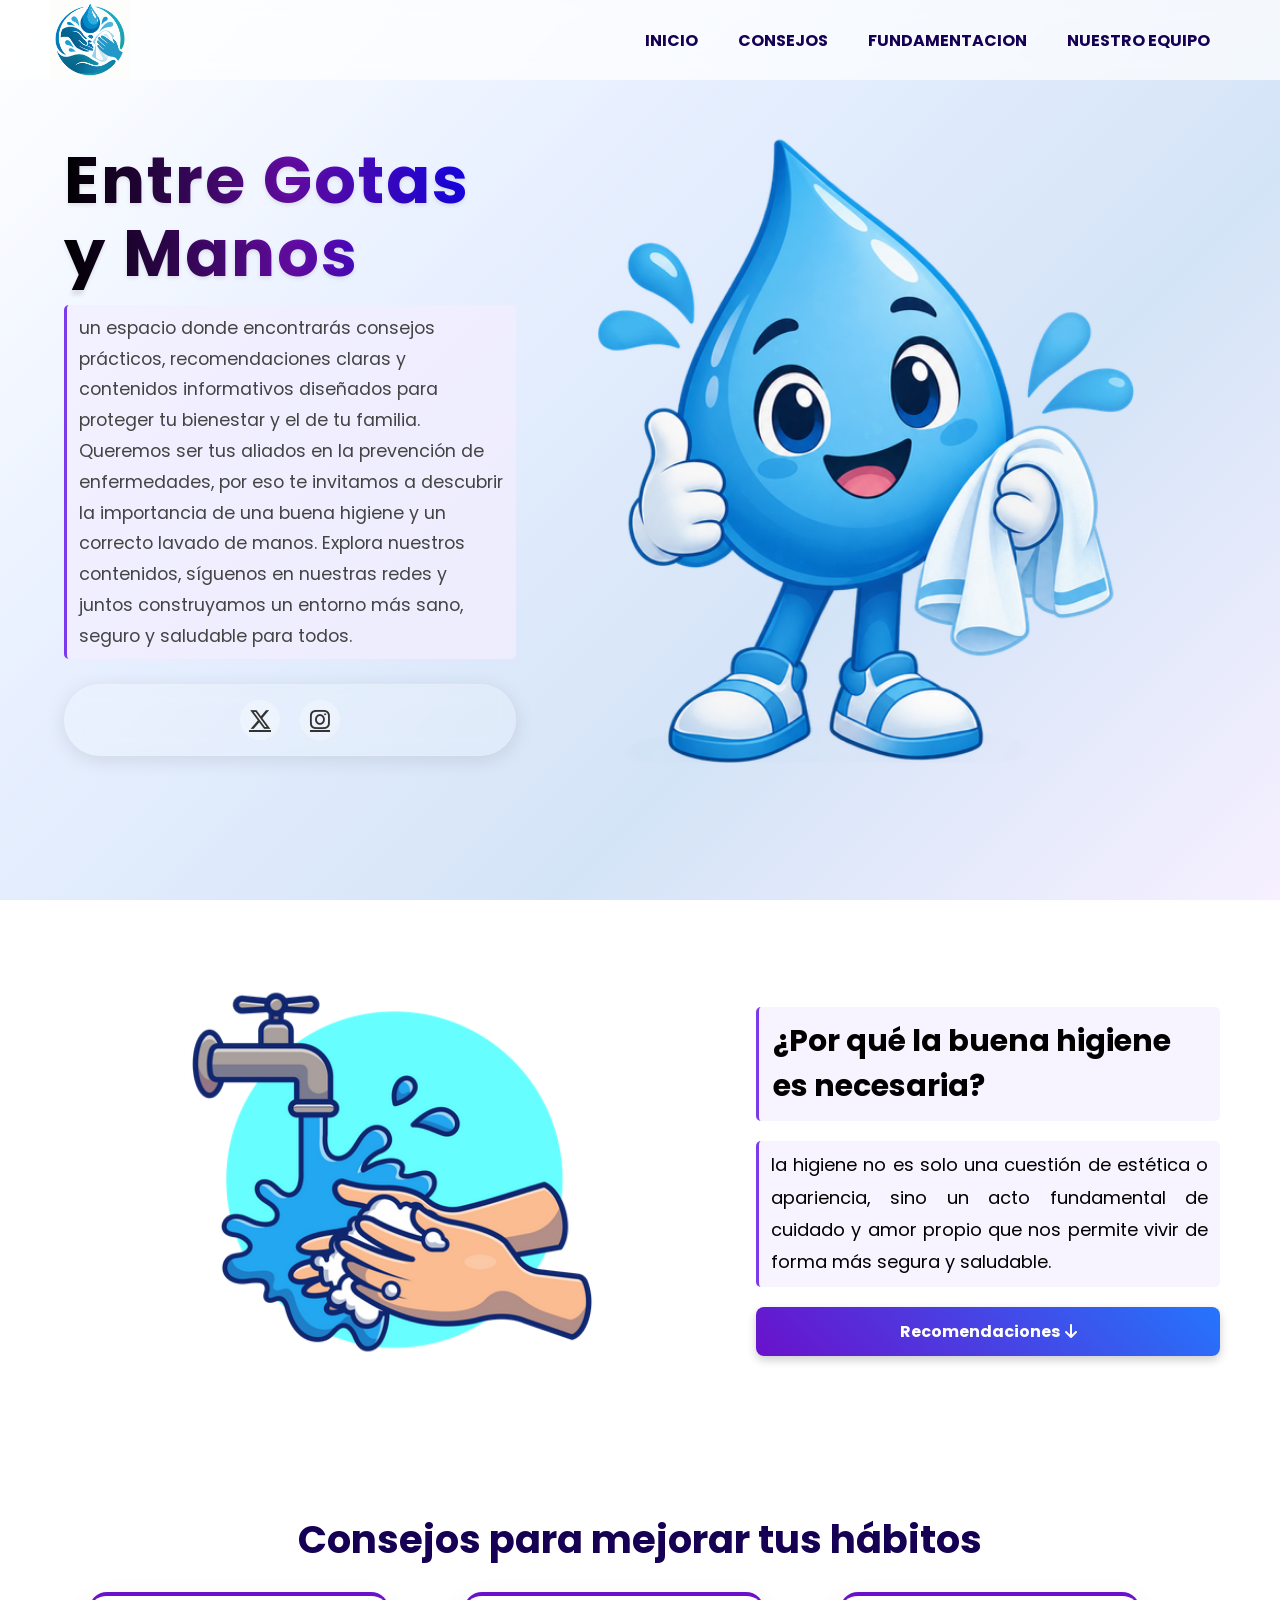
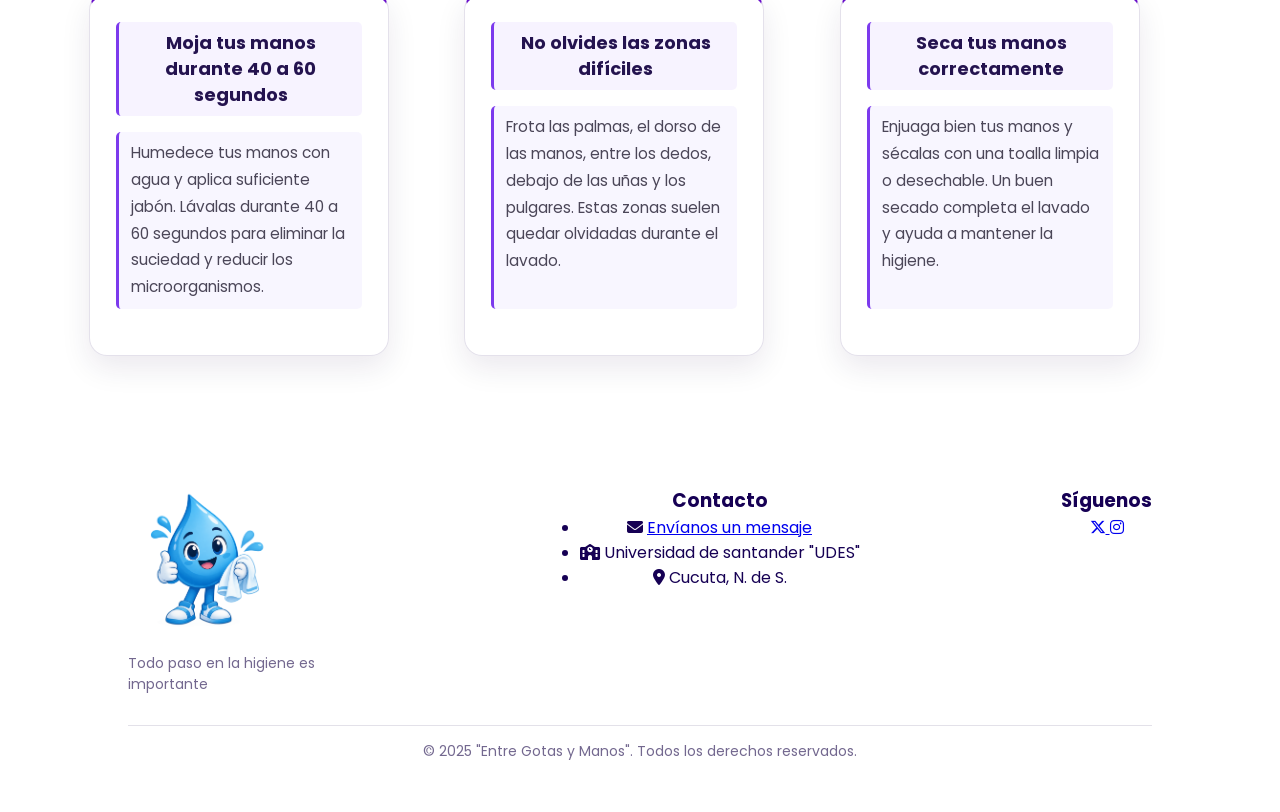
<file: index.html>
<!DOCTYPE html>
<html lang="es">

<head>
    <meta charset="UTF-8">
    <meta name="viewport" content="width=device-width, initial-scale=1.0">
    <link href="https://fonts.googleapis.com/css2?family=Poppins:wght@300;400;600&display=swap" rel="stylesheet">
    <link rel="stylesheet" href="https://cdnjs.cloudflare.com/ajax/libs/font-awesome/6.5.1/css/all.min.css">
    <link rel="stylesheet" href="styles.css">
    <link rel="icon" type="image/png" sizes="32x32" href="resources/Mascota gota feliz con toalla.png">
    <link rel="apple-touch-icon" href="resources/Emblema de Agua y Manos Limpias.png">
    <title>Entre Gotas y Manos</title>
</head>
<body>

    <header>

        <!-- LOGO -->
        <div class="logo">
            <div class="logo-item">
                <img src="resources/Emblema de Agua y Manos Limpias.png">
            </div>
        </div>

        <div class="menu-toggle" id="menu-toggle">☰</div>

        <nav>
            <ul class="nav-links">
                <li><a href="index.html" class="active">INICIO</a></li>
                <li><a href="assets/videos/consejos.html">CONSEJOS</a></li>
                <li><a href="assets/videos/fundamentacion.html">FUNDAMENTACION</a></li>
                <li><a href="assets/videos/nosotros.html">NUESTRO EQUIPO</a></li>
            </ul>
        </nav>
    </header>


    <section class="hero">
        <div class="hero-content">
            <h1 class="hero-title site-name" id="texto-animado">Entre Gotas y Manos</h1>
            <p class="hero-intro editable-copy">
                un espacio donde encontrarás consejos prácticos, recomendaciones claras y contenidos informativos diseñados 
                para proteger tu bienestar y el de tu familia. Queremos ser tus aliados en la prevención de enfermedades, 
                por eso te invitamos a descubrir la importancia de una buena higiene y un correcto lavado de manos. 
                Explora nuestros contenidos, síguenos en nuestras redes y juntos construyamos un entorno más sano, seguro y 
                saludable para todos.
            </p>
            <div class="social-bar">
                <a href="https://x.com/colnase" aria-label="X (Twitter)" target="_blank"><i
                        class="fab fa-x-twitter"></i></a>
                <a href="https://www.instagram.com/colnase/" aria-label="Instagram" target="_blank"><i
                        class="fab fa-instagram"></i></a>
            </div>
        </div>

        <div class="mascota-container">
            <img
                src="resources/mascota_entre_gotas_movimiento_suave.png"
                alt="Mascota de Entre Gotas y Manos"
                class="mascota-animada">
        </div>
    </section>










    <!-- SECCIÓN NÚMERO 2 -->
    <section class="secure-info-section">
        <div class="secure-image">
            <img src="resources/lavarse_las_manos.png" alt="Protección en línea">
        </div>
        <div class="secure-content">
            <!-- TEXTO INFORMATIVO EDITABLE: cambia el título cuando definas el tema de esta sección. -->
            <h2 class="editable-copy">¿Por qué la buena higiene es necesaria?</h2>

            <!-- TEXTO INFORMATIVO EDITABLE: reemplaza este párrafo por la información definitiva de la sección. -->
            <p class="editable-copy">la higiene no es solo una cuestión de estética o apariencia, sino un acto fundamental 
                de cuidado y amor propio que nos permite vivir de forma más segura y saludable.</p>

            <a href="#tips" class="secure-btn">Recomendaciones <i class="fas fa-arrow-down"></i></a>
        </div>
    </section>

    <!-- SECCION NUMERO 4 -->
    <!-- TÍTULO EDITABLE DE LA SECCIÓN DE CONSEJOS -->
    <div class="section-title homepage-advice-title" id="tips">Consejos para mejorar tus hábitos</div>

    <!-- CONSEJOS EDITABLES: cambia los títulos y textos dentro de cada tarjeta. -->
    <div class="cards-container homepage-advice-cards">
        <div class="card homepage-advice-card">
            <h3 class="editable-copy">Moja tus manos durante 40 a 60 segundos</h3>
            <p class="editable-copy">Humedece tus manos con agua y aplica suficiente jabón. Lávalas durante 40 a 60 
                segundos para eliminar la suciedad y reducir los microorganismos.</p>
        </div>

        <div class="card homepage-advice-card">
            <h3 class="editable-copy">No olvides las zonas difíciles</h3>
            <p class="editable-copy">Frota las palmas, el dorso de las manos, entre los dedos, debajo de las 
                uñas y los pulgares. Estas zonas suelen quedar olvidadas durante el lavado.</p>
        </div>

        <div class="card homepage-advice-card">
            <h3 class="editable-copy">Seca tus manos correctamente</h3>
            <p class="editable-copy">Enjuaga bien tus manos y sécalas con una toalla limpia o desechable. 
                Un buen secado completa el lavado y ayuda a mantener la higiene.</p>
        </div>
    </div>


    <footer>
        <div class="footer-container">

            <div class="footer-logo">
                <img
                    src="../../resources/Mascota gota feliz con toalla.png"
                    alt="Mascota gotita de Entre Gotas y Manos">

                <p>Todo paso en la higiene es importante</p>
            </div>

            <div class="footer-contact">
                <h3>Contacto</h3>
                <ul>
                    <li>
                        <i class="fas fa-envelope"></i>
                        <a href="https://mail.google.com/mail/?view=cm&fs=1&to=jpablosamur@gmail.com"
                           target="_blank" rel="noopener noreferrer">
                            Envíanos un mensaje
                        </a>
                    </li>
                    <li>
                        <i class="fa-solid fa-school"></i>
                        Universidad de santander "UDES"
                    </li>
                    <li>
                        <i class="fas fa-map-marker-alt"></i>
                        Cucuta, N. de S.
                    </li>
                </ul>
            </div>

            <div class="footer-social">
                <h3>Síguenos</h3>
                <div class="social-icons">
                    <a href="https://x.com/SHAUDAU1"
                       target="_blank" rel="noopener noreferrer"
                       aria-label="X">
                        <i class="fa-brands fa-x-twitter"></i>
                    </a>

                    <a href="https://www.instagram.com/shaudauu/"
                       target="_blank" rel="noopener noreferrer"
                       aria-label="Instagram">
                        <i class="fab fa-instagram"></i>
                    </a>
                </div>
            </div>

        </div>

        <div class="footer-bottom">
            <p>&copy; 2025 "Entre Gotas y Manos". Todos los derechos reservados.</p>
        </div>
    </footer>

    <script src="../../script.js"></script>

</body>
</html>
</file>
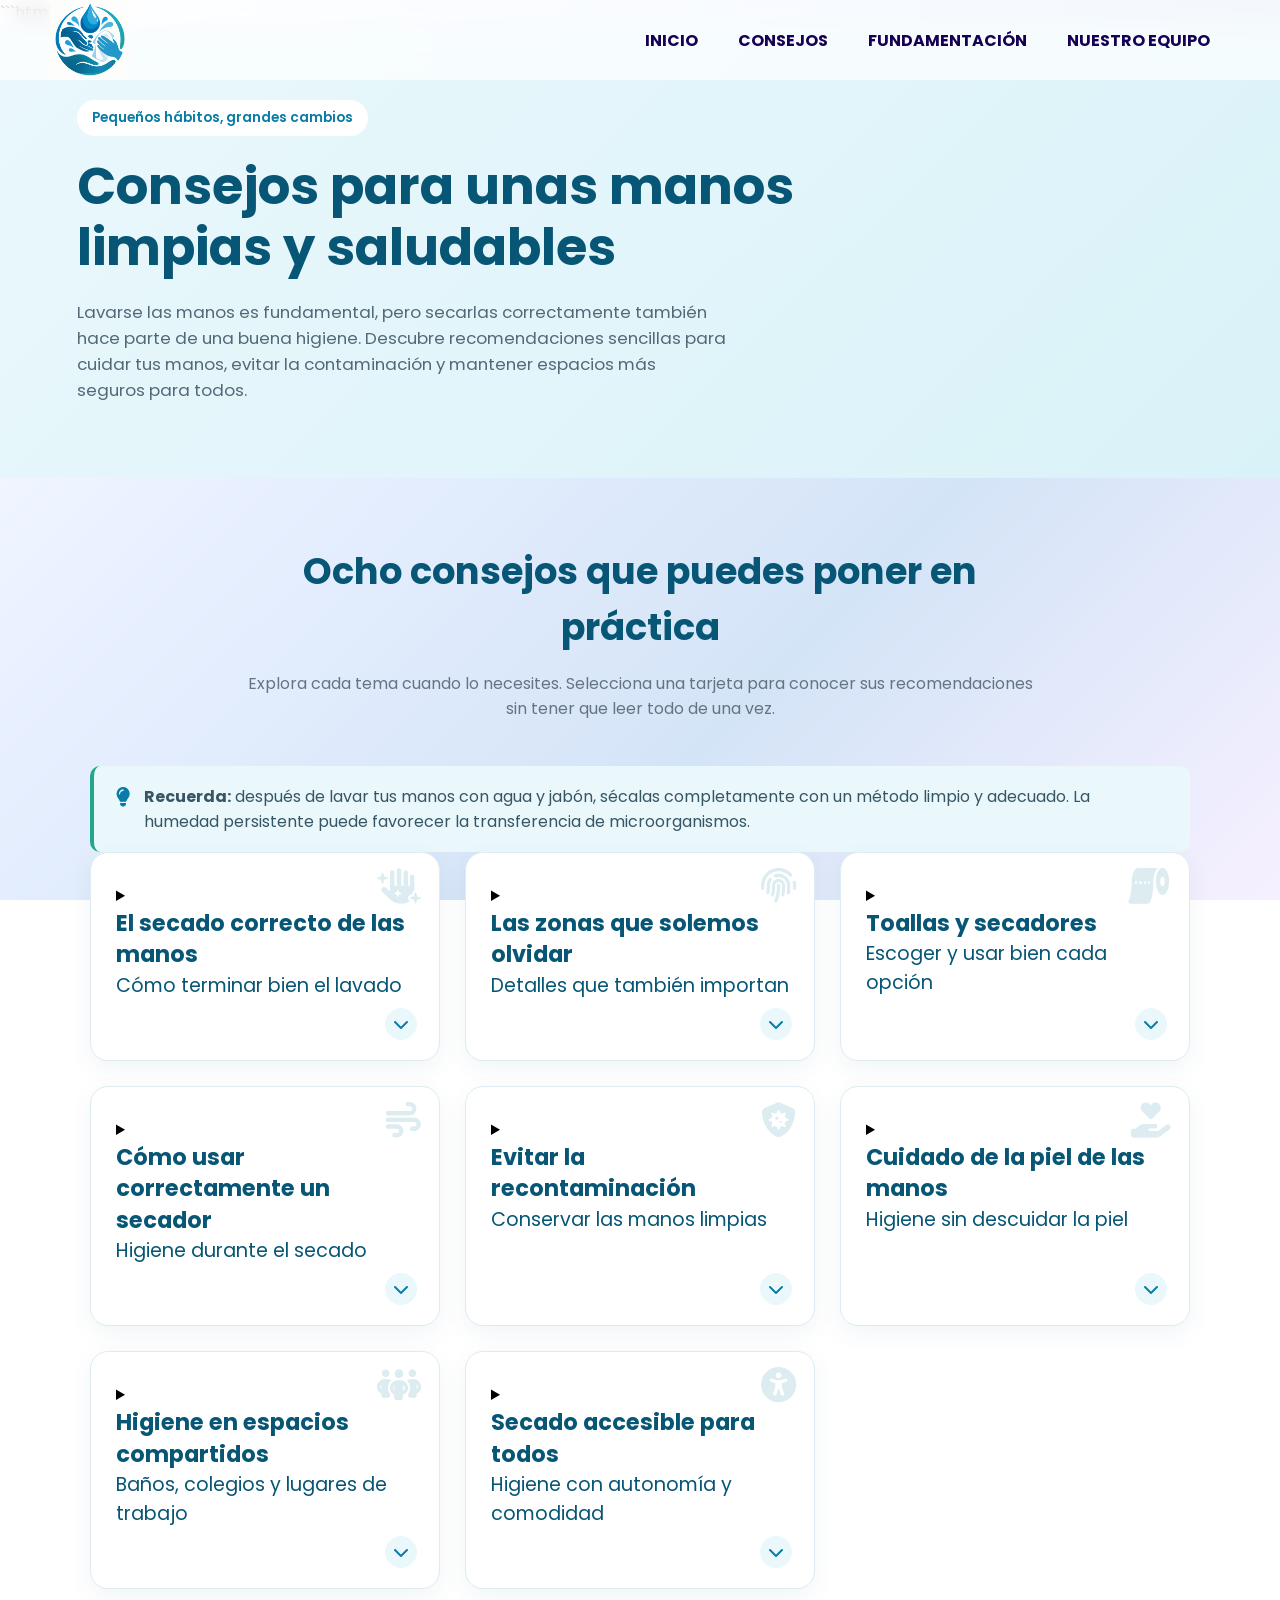
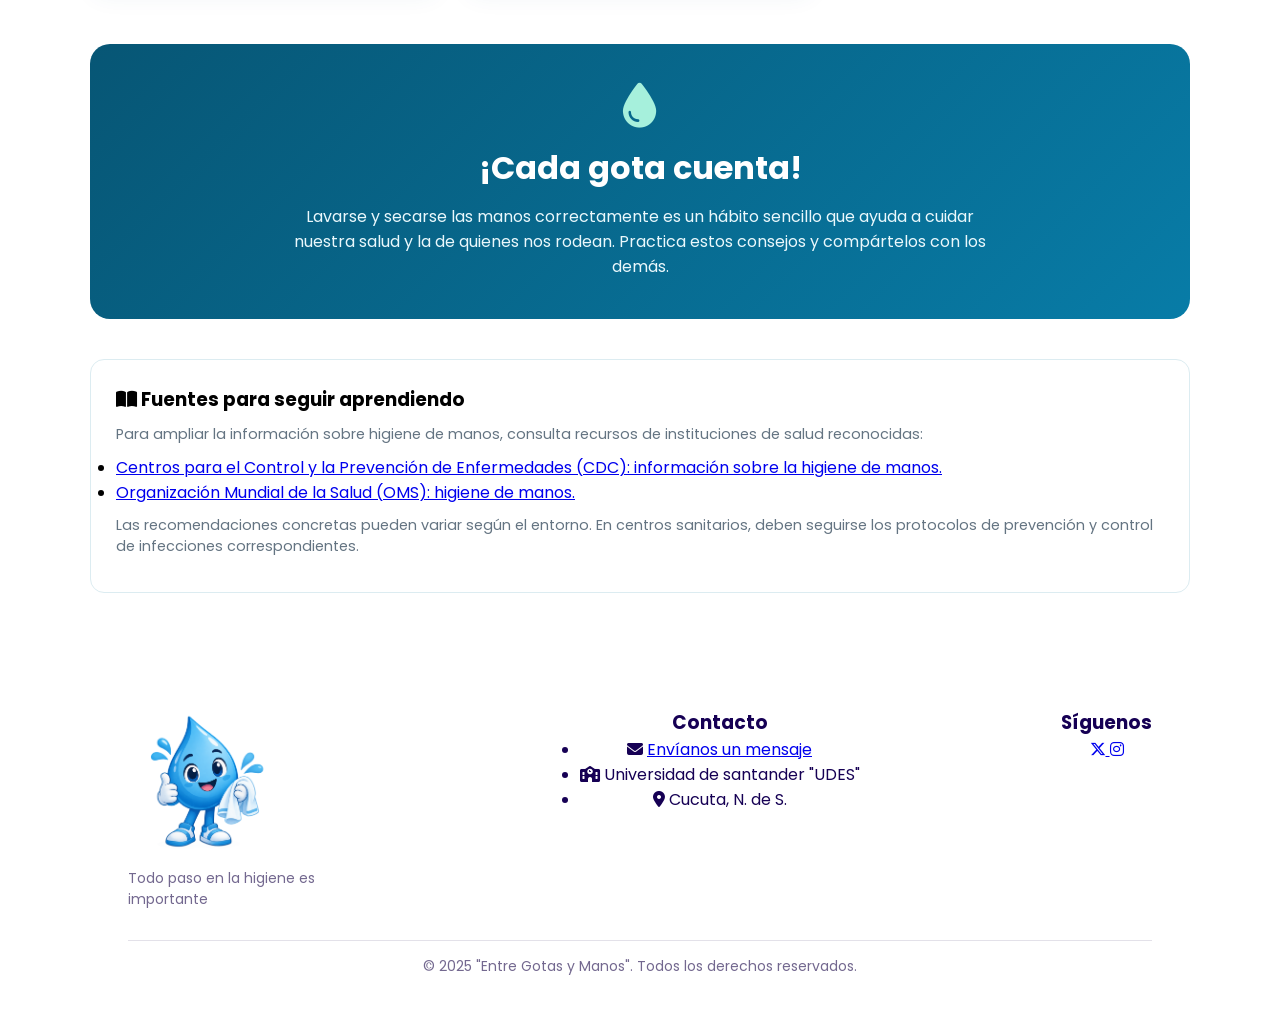
<file: Consejos.html>
```html
<!DOCTYPE html>
<html lang="es">
<head>
    <meta charset="UTF-8">
    <meta name="viewport" content="width=device-width, initial-scale=1.0">

    <link href="https://fonts.googleapis.com/css2?family=Poppins:wght@300;400;500;600;700&display=swap" rel="stylesheet">

    <link rel="stylesheet" href="https://cdnjs.cloudflare.com/ajax/libs/font-awesome/6.5.1/css/all.min.css">

    <link rel="stylesheet" href="styles.css">

    <!-- GOTITA PEQUEÑA DE LA PESTAÑA -->
    <link rel="icon" type="image/png"
        href="resources/Mascota gota feliz con toalla.png">

    <!-- ICONO PARA DISPOSITIVOS APPLE -->
    <link rel="apple-touch-icon"
        href="resources/Emblema de Agua y Manos Limpias.png">

    <title>Consejos | Entre Gotas y Manos</title>
</head>

<body>

<header>
    <div class="logo">
        <div class="logo-item">
            <a href="index.html" aria-label="Volver al inicio">
                <img
                    src="resources/Emblema de Agua y Manos Limpias.png"
                    alt="Emblema de Entre Gotas y Manos">
            </a>
        </div>
    </div>

    <div class="menu-toggle" id="menu-toggle">☰</div>

    <nav>
        <ul class="nav-links">
            <li><a href="index.html">INICIO</a></li>
            <li><a href="Consejos.html" class="active">CONSEJOS</a></li>
            <li><a href="fundamentacion.html">FUNDAMENTACIÓN</a></li>
            <li><a href="nosotros.html">NUESTRO EQUIPO</a></li>
        </ul>
    </nav>
</header>

<main>

    <!-- PRESENTACIÓN -->
    <section class="consejos-hero">
        <div class="consejos-hero-contenido">
            <span class="consejos-etiqueta">Pequeños hábitos, grandes cambios</span>

            <h1>Consejos para unas manos limpias y saludables</h1>

            <p>
                Lavarse las manos es fundamental, pero secarlas correctamente
                también hace parte de una buena higiene. Descubre recomendaciones
                sencillas para cuidar tus manos, evitar la contaminación y
                mantener espacios más seguros para todos.
            </p>
        </div>
    </section>

    <!-- CONTENIDO DE CONSEJOS -->
    <section class="consejos-contenedor">

        <div class="consejos-intro">
            <h2>Ocho consejos que puedes poner en práctica</h2>
            <p>
                Explora cada tema cuando lo necesites. Selecciona una tarjeta
                para conocer sus recomendaciones sin tener que leer todo de una vez.
            </p>
        </div>

        <div class="consejos-nota">
            <i class="fa-solid fa-lightbulb" aria-hidden="true"></i>
            <p>
                <strong>Recuerda:</strong> después de lavar tus manos con agua y jabón,
                sécalas completamente con un método limpio y adecuado. La humedad
                persistente puede favorecer la transferencia de microorganismos.
            </p>
        </div>

        <div class="consejos-grid">

            <!-- CONSEJO 1 -->
            <details class="consejo-card">
                <summary>
                    <span class="consejo-numero">
                        <i class="fa-solid fa-hand-sparkles" aria-hidden="true"></i>
                    </span>
                    <span class="consejo-titulo">
                        <h3>El secado correcto de las manos</h3>
                        <span>Cómo terminar bien el lavado</span>
                    </span>
                    <i class="fa-solid fa-chevron-down consejo-flecha" aria-hidden="true"></i>
                </summary>

                <div class="consejo-contenido">
                    <p>
                        El lavado de manos no termina al retirar el jabón.
                        Un secado adecuado ayuda a retirar la humedad y a reducir
                        la transferencia de microorganismos entre las manos y las superficies.
                    </p>

                    <h4>¿Qué debes hacer?</h4>
                    <ul>
                        <li>Seca ambas manos por completo, incluyendo las palmas y el dorso.</li>
                        <li>No olvides los espacios entre los dedos y alrededor de las uñas.</li>
                        <li>Utiliza una toalla limpia de un solo uso o un secador apropiado.</li>
                        <li>Si utilizas una toalla reutilizable, asegúrate de que esté limpia y seca.</li>
                    </ul>

                    <div class="consejo-destacado">
                        <strong>Consejo práctico:</strong> no salgas del baño con las manos
                        todavía húmedas. Dedica unos segundos a secarlas completamente.
                    </div>
                </div>
            </details>

            <!-- CONSEJO 2 -->
            <details class="consejo-card">
                <summary>
                    <span class="consejo-numero">
                        <i class="fa-solid fa-fingerprint" aria-hidden="true"></i>
                    </span>
                    <span class="consejo-titulo">
                        <h3>Las zonas que solemos olvidar</h3>
                        <span>Detalles que también importan</span>
                    </span>
                    <i class="fa-solid fa-chevron-down consejo-flecha" aria-hidden="true"></i>
                </summary>

                <div class="consejo-contenido">
                    <p>
                        Algunas partes de las manos reciben menos atención durante
                        el lavado y el secado. Por eso, conviene revisar que no queden
                        zonas húmedas ni restos de suciedad.
                    </p>

                    <h4>Presta atención a:</h4>
                    <ul>
                        <li>Los espacios entre los dedos.</li>
                        <li>Las puntas de los dedos y los alrededores de las uñas.</li>
                        <li>Los pulgares, las palmas y el dorso de las manos.</li>
                        <li>Las muñecas, especialmente si también se mojaron durante el lavado.</li>
                    </ul>

                    <div class="consejo-destacado">
                        <strong>Consejo práctico:</strong> revisa tus manos antes de dar
                        por terminado el secado y asegúrate de que no queden zonas húmedas.
                    </div>
                </div>
            </details>

            <!-- CONSEJO 3 -->
            <details class="consejo-card">
                <summary>
                    <span class="consejo-numero">
                        <i class="fa-solid fa-toilet-paper" aria-hidden="true"></i>
                    </span>
                    <span class="consejo-titulo">
                        <h3>Toallas y secadores</h3>
                        <span>Escoger y usar bien cada opción</span>
                    </span>
                    <i class="fa-solid fa-chevron-down consejo-flecha" aria-hidden="true"></i>
                </summary>

                <div class="consejo-contenido">
                    <p>
                        Existen diferentes formas de secar las manos. La opción
                        más adecuada depende del lugar, la disponibilidad de los
                        recursos y las condiciones de higiene.
                    </p>

                    <h4>Buenas prácticas:</h4>
                    <ul>
                        <li>Utiliza toallas de papel limpias y deséchalas después de usarlas.</li>
                        <li>Evita compartir toallas personales húmedas.</li>
                        <li>Mantén las toallas reutilizables limpias y cámbialas con frecuencia.</li>
                        <li>Utiliza los secadores siguiendo las instrucciones del fabricante.</li>
                        <li>Mantén limpios los dispensadores y las zonas donde se guardan las toallas.</li>
                    </ul>

                    <div class="consejo-destacado">
                        <strong>Importante:</strong> ningún método sustituye el lavado
                        adecuado de las manos ni las medidas de limpieza del entorno.
                    </div>
                </div>
            </details>

            <!-- CONSEJO 4 -->
            <details class="consejo-card">
                <summary>
                    <span class="consejo-numero">
                        <i class="fa-solid fa-wind" aria-hidden="true"></i>
                    </span>
                    <span class="consejo-titulo">
                        <h3>Cómo usar correctamente un secador</h3>
                        <span>Higiene durante el secado</span>
                    </span>
                    <i class="fa-solid fa-chevron-down consejo-flecha" aria-hidden="true"></i>
                </summary>

                <div class="consejo-contenido">
                    <p>
                        Los secadores eléctricos pueden ser útiles en baños y
                        espacios compartidos. Para utilizarlos adecuadamente,
                        es importante seguir las indicaciones del equipo.
                    </p>

                    <h4>Recomendaciones:</h4>
                    <ul>
                        <li>Coloca las manos en la posición indicada por el fabricante.</li>
                        <li>Muévelas según las instrucciones del equipo, sin apresurar el proceso.</li>
                        <li>Evita tocar la salida de aire o las superficies internas del aparato.</li>
                        <li>No introduzcas objetos ni manipules el dispositivo con las manos mojadas.</li>
                        <li>Si notas daños o fallas, informa al responsable del lugar.</li>
                    </ul>

                    <div class="consejo-destacado">
                        <strong>Recuerda:</strong> el equipo debe mantenerse limpio,
                        en buen estado y con el mantenimiento correspondiente.
                    </div>
                </div>
            </details>

            <!-- CONSEJO 5 -->
            <details class="consejo-card">
                <summary>
                    <span class="consejo-numero">
                        <i class="fa-solid fa-shield-virus" aria-hidden="true"></i>
                    </span>
                    <span class="consejo-titulo">
                        <h3>Evitar la recontaminación</h3>
                        <span>Conservar las manos limpias</span>
                    </span>
                    <i class="fa-solid fa-chevron-down consejo-flecha" aria-hidden="true"></i>
                </summary>

                <div class="consejo-contenido">
                    <p>
                        Después del lavado, las manos pueden volver a contaminarse
                        al tocar superficies sucias. Por eso, también importa lo que
                        hacemos inmediatamente después de secarlas.
                    </p>

                    <h4>¿Cómo evitarlo?</h4>
                    <ul>
                        <li>Evita tocar superficies innecesarias mientras terminas el secado.</li>
                        <li>Utiliza el mecanismo de salida del baño que esté disponible de forma higiénica.</li>
                        <li>No reutilices toallas de papel ya usadas.</li>
                        <li>Evita tocar el rostro o los alimentos si tus manos se han vuelto a ensuciar.</li>
                        <li>Vuelve a lavarte las manos cuando una actividad las contamine.</li>
                    </ul>

                    <div class="consejo-destacado">
                        <strong>Consejo práctico:</strong> piensa en el lavado, el secado
                        y las acciones posteriores como partes de una misma rutina de higiene.
                    </div>
                </div>
            </details>

            <!-- CONSEJO 6 -->
            <details class="consejo-card">
                <summary>
                    <span class="consejo-numero">
                        <i class="fa-solid fa-hand-holding-heart" aria-hidden="true"></i>
                    </span>
                    <span class="consejo-titulo">
                        <h3>Cuidado de la piel de las manos</h3>
                        <span>Higiene sin descuidar la piel</span>
                    </span>
                    <i class="fa-solid fa-chevron-down consejo-flecha" aria-hidden="true"></i>
                </summary>

                <div class="consejo-contenido">
                    <p>
                        El lavado frecuente y el contacto con productos irritantes
                        pueden resecar la piel. Cuidarla ayuda a mantener una rutina
                        de higiene más cómoda.
                    </p>

                    <h4>Hábitos recomendados:</h4>
                    <ul>
                        <li>Utiliza productos de limpieza adecuados y evita los que te causen irritación.</li>
                        <li>Seca las manos con suavidad, sin frotar la piel de forma agresiva.</li>
                        <li>Si tienes resequedad, considera una crema hidratante apropiada para tu piel.</li>
                        <li>En entornos sanitarios, sigue las recomendaciones de higiene y protección establecidas.</li>
                        <li>Si aparecen grietas, dolor persistente o irritación importante, busca orientación profesional.</li>
                    </ul>

                    <div class="consejo-destacado">
                        <strong>Importante:</strong> hidratar la piel no reemplaza el lavado
                        de manos cuando este es necesario.
                    </div>
                </div>
            </details>

            <!-- CONSEJO 7 -->
            <details class="consejo-card">
                <summary>
                    <span class="consejo-numero">
                        <i class="fa-solid fa-people-group" aria-hidden="true"></i>
                    </span>
                    <span class="consejo-titulo">
                        <h3>Higiene en espacios compartidos</h3>
                        <span>Baños, colegios y lugares de trabajo</span>
                    </span>
                    <i class="fa-solid fa-chevron-down consejo-flecha" aria-hidden="true"></i>
                </summary>

                <div class="consejo-contenido">
                    <p>
                        Los baños públicos, las instituciones educativas y los
                        lugares de trabajo son espacios utilizados por muchas personas.
                        Mantenerlos en buenas condiciones favorece la higiene colectiva.
                    </p>

                    <h4>Acciones que ayudan:</h4>
                    <ul>
                        <li>Deja el lavamanos limpio después de utilizarlo.</li>
                        <li>Deposita las toallas de papel usadas en la caneca correspondiente.</li>
                        <li>Informa si falta jabón, papel o si un equipo está dañado.</li>
                        <li>Evita compartir objetos personales destinados al secado de manos.</li>
                        <li>Respeta las indicaciones de higiene del establecimiento.</li>
                    </ul>

                    <div class="consejo-destacado">
                        <strong>Entre todos:</strong> pequeñas acciones contribuyen a
                        que los espacios compartidos sean más limpios y agradables.
                    </div>
                </div>
            </details>

            <!-- CONSEJO 8 -->
            <details class="consejo-card">
                <summary>
                    <span class="consejo-numero">
                        <i class="fa-solid fa-universal-access" aria-hidden="true"></i>
                    </span>
                    <span class="consejo-titulo">
                        <h3>Secado accesible para todos</h3>
                        <span>Higiene con autonomía y comodidad</span>
                    </span>
                    <i class="fa-solid fa-chevron-down consejo-flecha" aria-hidden="true"></i>
                </summary>

                <div class="consejo-contenido">
                    <p>
                        Todas las personas deberían poder lavarse y secarse las manos
                        de manera segura. Algunas personas pueden necesitar apoyos
                        por movilidad reducida, dolor, debilidad o dificultades para
                        alcanzar los dispositivos.
                    </p>

                    <h4>¿Cómo favorecer la accesibilidad?</h4>
                    <ul>
                        <li>Ubica los elementos de higiene a una altura fácil de alcanzar.</li>
                        <li>Deja espacio suficiente para acercarse al lavamanos y maniobrar con seguridad.</li>
                        <li>Elige dispositivos que no requieran demasiada fuerza ni movimientos difíciles.</li>
                        <li>Mantén el suelo seco y libre de obstáculos para reducir el riesgo de caídas.</li>
                        <li>Ofrece ayuda cuando sea necesaria, respetando la autonomía y las preferencias de cada persona.</li>
                    </ul>

                    <div class="consejo-destacado">
                        <strong>La higiene es para todos:</strong> un espacio accesible
                        facilita que más personas puedan cuidar sus manos con comodidad,
                        dignidad e independencia.
                    </div>
                </div>
            </details>

        </div>

        <!-- MENSAJE FINAL -->
        <section class="consejos-final">
            <i class="fa-solid fa-droplet" aria-hidden="true"></i>
            <h2>¡Cada gota cuenta!</h2>
            <p>
                Lavarse y secarse las manos correctamente es un hábito sencillo
                que ayuda a cuidar nuestra salud y la de quienes nos rodean.
                Practica estos consejos y compártelos con los demás.
            </p>
        </section>

        <!-- FUENTES DE CONSULTA -->
        <section class="consejos-fuentes">
            <h3><i class="fa-solid fa-book-open" aria-hidden="true"></i> Fuentes para seguir aprendiendo</h3>
            <p>
                Para ampliar la información sobre higiene de manos, consulta recursos
                de instituciones de salud reconocidas:
            </p>
            <ul>
                <li>
                    <a href="https://www.cdc.gov/clean-hands/about/index.html"
                        target="_blank" rel="noopener noreferrer">
                        Centros para el Control y la Prevención de Enfermedades (CDC):
                        información sobre la higiene de manos.
                    </a>
                </li>
                <li>
                    <a href="https://www.who.int/teams/integrated-health-services/infection-prevention-control/hand-hygiene"
                        target="_blank" rel="noopener noreferrer">
                        Organización Mundial de la Salud (OMS): higiene de manos.
                    </a>
                </li>
            </ul>
            <p>
                Las recomendaciones concretas pueden variar según el entorno.
                En centros sanitarios, deben seguirse los protocolos de prevención
                y control de infecciones correspondientes.
            </p>
        </section>

    </section>
</main>

<footer>
    <div class="footer-container">

        <div class="footer-logo">
            <img
                src="resources/Mascota gota feliz con toalla.png"
                alt="Mascota gotita de Entre Gotas y Manos">

            <p>Todo paso en la higiene es importante</p>
        </div>

        <div class="footer-contact">
            <h3>Contacto</h3>
            <ul>
                <li>
                    <i class="fas fa-envelope"></i>
                    <a href="https://mail.google.com/mail/?view=cm&fs=1&to=jpablosamur@gmail.com"
                       target="_blank" rel="noopener noreferrer">
                        Envíanos un mensaje
                    </a>
                </li>
                <li>
                    <i class="fa-solid fa-school"></i>
                    Universidad de santander "UDES"
                </li>
                <li>
                    <i class="fas fa-map-marker-alt"></i>
                    Cucuta, N. de S.
                </li>
            </ul>
        </div>

        <div class="footer-social">
            <h3>Síguenos</h3>
            <div class="social-icons">
                <a href="https://x.com/SHAUDAU1"
                   target="_blank" rel="noopener noreferrer"
                   aria-label="X">
                    <i class="fa-brands fa-x-twitter"></i>
                </a>

                <a href="https://www.instagram.com/shaudauu/"
                   target="_blank" rel="noopener noreferrer"
                   aria-label="Instagram">
                    <i class="fab fa-instagram"></i>
                </a>
            </div>
        </div>

    </div>

    <div class="footer-bottom">
        <p>&copy; 2025 "Entre Gotas y Manos". Todos los derechos reservados.</p>
    </div>
</footer>

<script src="script.js"></script>

</body>
</html>
</file>
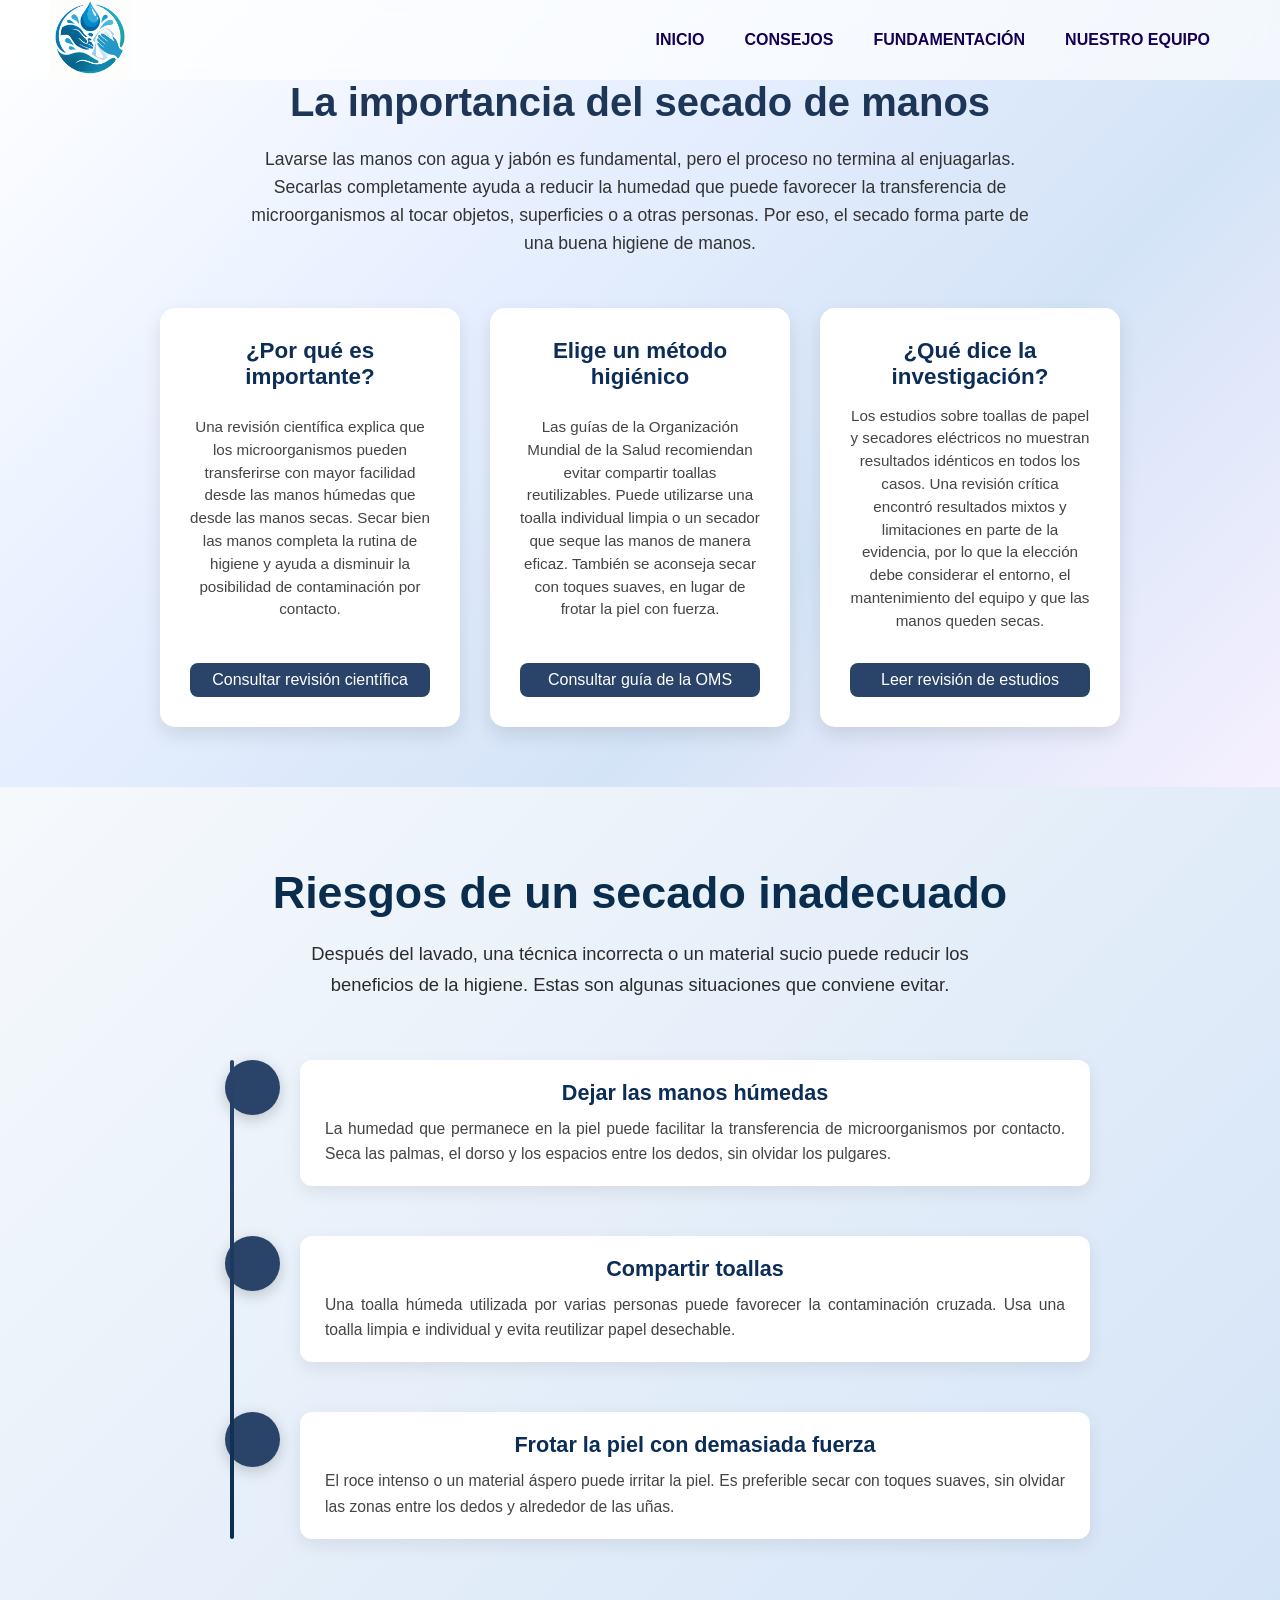
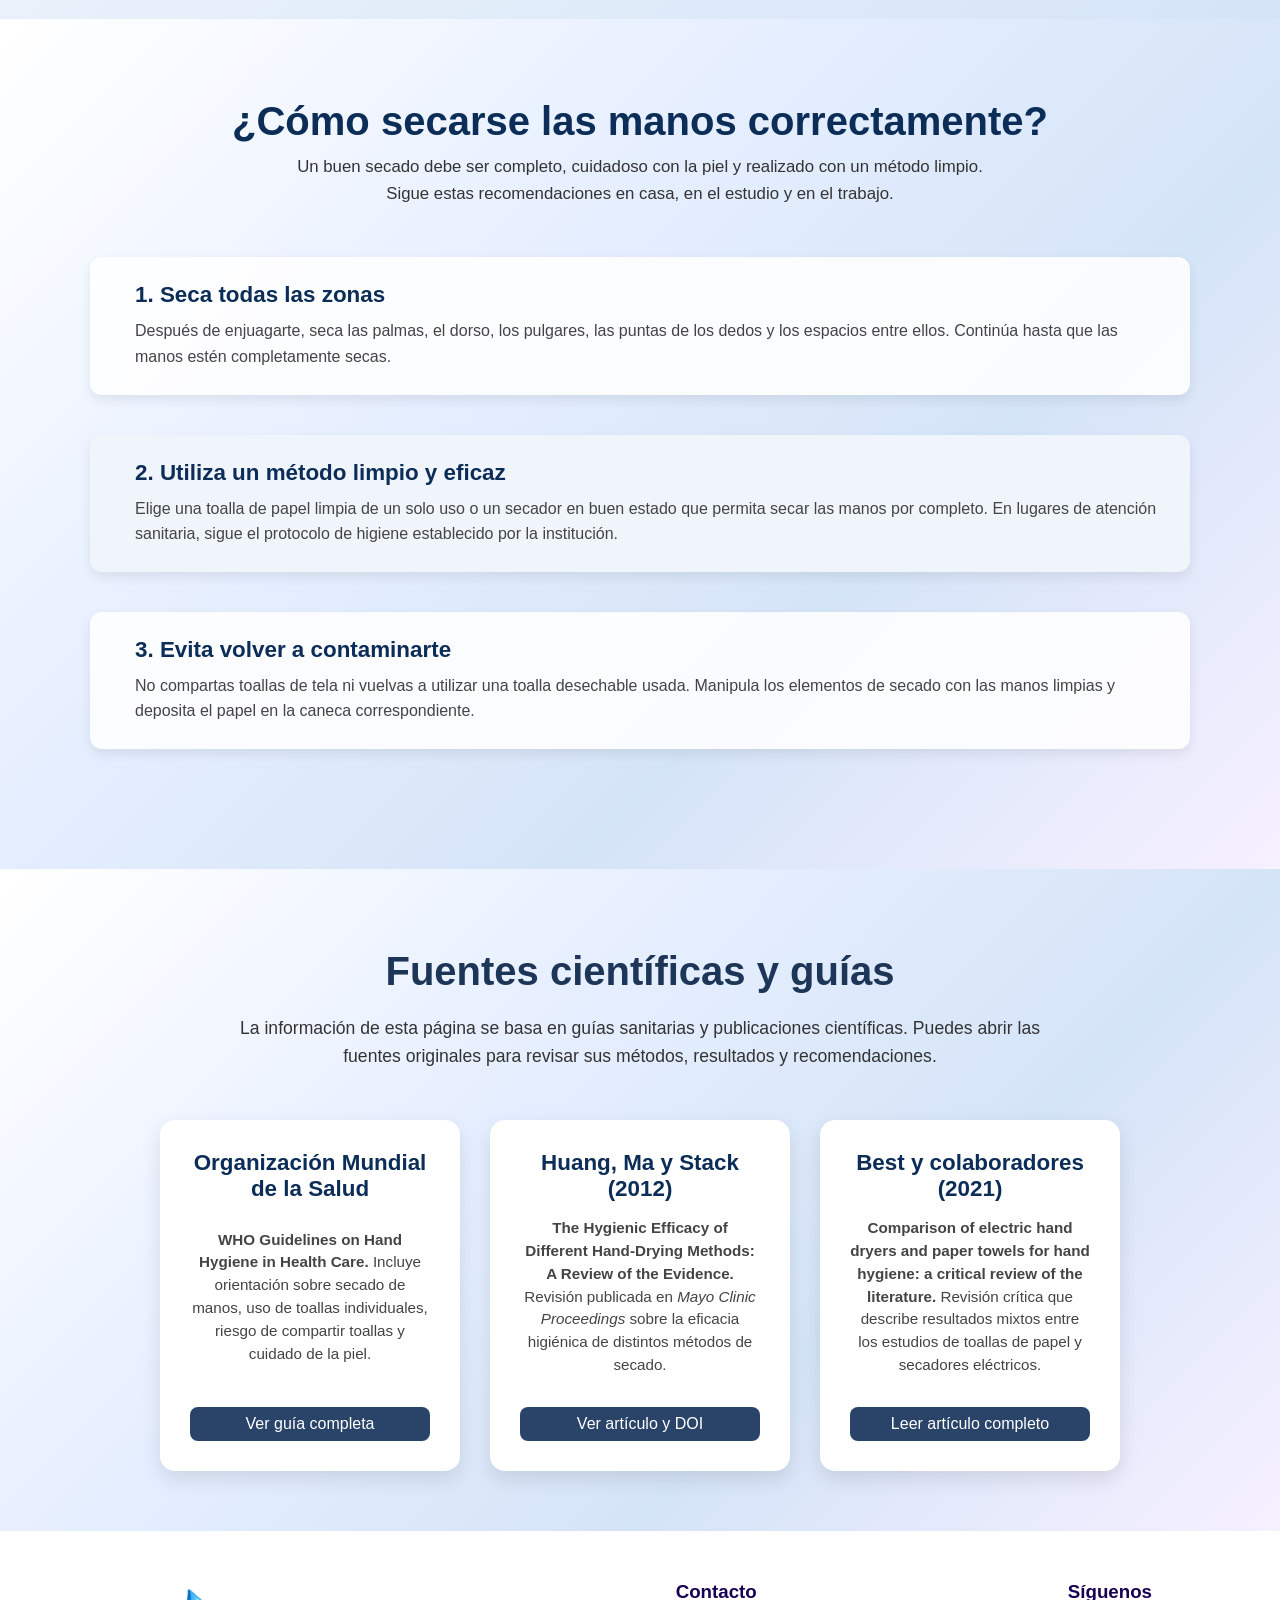
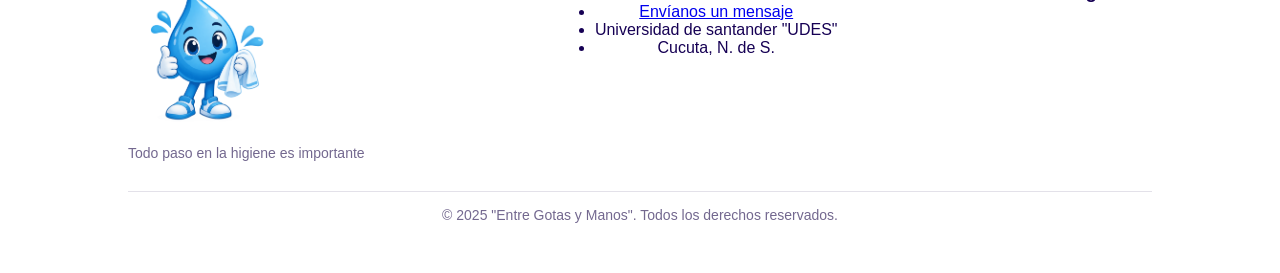
<file: fundamentacion.html>
<!DOCTYPE html>
<html lang="es">

<head>
  <meta charset="UTF-8">
  <meta name="viewport" content="width=device-width, initial-scale=1.0">
  <link rel="stylesheet" href="../../styles.css">
  <link rel="icon" type="image/png" href="../../resources/Mascota gota feliz con toalla.png">
  <link rel="apple-touch-icon" sizes="180x180" href="../../resources/Mascota gota feliz con toalla.png">
  <title>Fundamentación | Entre Gotas y Manos</title>
</head>

<body>

  <!-- ENCABEZADO -->
<header>
    <!-- LOGO -->
    <div class="logo">
        <div class="logo-item">
            <a href="../../index.html" aria-label="Volver al inicio">
                <img
                    src="../../resources/Emblema de Agua y Manos Limpias.png"
                    alt="Emblema de Entre Gotas y Manos">
            </a>
        </div>
    </div>

    <!-- BOTÓN HAMBURGUESA -->
    <div class="menu-toggle" id="menu-toggle">☰</div>

    <!-- NAVEGACIÓN -->
    <nav>
        <ul class="nav-links">
            <li>
                <a href="../../index.html">INICIO</a>
            </li>

            <li>
                <a href="Consejos.html">CONSEJOS</a>
            </li>

            <li>
                <a href="fundamentacion.html">FUNDAMENTACIÓN</a>
            </li>

            <li>
                <a href="nosotros.html">NUESTRO EQUIPO</a>
            </li>
        </ul>
    </nav>
</header>

  <main>

    <!-- SECCIÓN 1: FUNDAMENTACIÓN CIENTÍFICA -->
    <section class="cyberlaw-section">
      <div class="container">

        <h2 class="title">La importancia del secado de manos</h2>

        <p class="intro">
          Lavarse las manos con agua y jabón es fundamental, pero el proceso
          no termina al enjuagarlas. Secarlas completamente ayuda a reducir
          la humedad que puede favorecer la transferencia de microorganismos
          al tocar objetos, superficies o a otras personas. Por eso, el
          secado forma parte de una buena higiene de manos.
        </p>

        <div class="law-boxes">

          <article class="law-card">
            <h3>
              <i class="fas fa-hand-sparkles"></i>
              ¿Por qué es importante?
            </h3>

            <p>
              Una revisión científica explica que los microorganismos pueden
              transferirse con mayor facilidad desde las manos húmedas que
              desde las manos secas. Secar bien las manos completa la rutina
              de higiene y ayuda a disminuir la posibilidad de contaminación
              por contacto.
            </p>

            <a href="https://pmc.ncbi.nlm.nih.gov/articles/PMC3538484/"
              target="_blank" rel="noopener noreferrer">
              Consultar revisión científica
            </a>
          </article>

          <article class="law-card">
            <h3>
              <i class="fas fa-toilet-paper"></i>
              Elige un método higiénico
            </h3>

            <p>
              Las guías de la Organización Mundial de la Salud recomiendan
              evitar compartir toallas reutilizables. Puede utilizarse una
              toalla individual limpia o un secador que seque las manos de
              manera eficaz. También se aconseja secar con toques suaves,
              en lugar de frotar la piel con fuerza.
            </p>

            <a href="https://www.ncbi.nlm.nih.gov/books/NBK144041/"
              target="_blank" rel="noopener noreferrer">
              Consultar guía de la OMS
            </a>
          </article>

          <article class="law-card">
            <h3>
              <i class="fas fa-microscope"></i>
              ¿Qué dice la investigación?
            </h3>

            <p>
              Los estudios sobre toallas de papel y secadores eléctricos no
              muestran resultados idénticos en todos los casos. Una revisión
              crítica encontró resultados mixtos y limitaciones en parte de
              la evidencia, por lo que la elección debe considerar el
              entorno, el mantenimiento del equipo y que las manos queden secas.
            </p>

            <a href="https://pmc.ncbi.nlm.nih.gov/articles/PMC7818469/"
              target="_blank" rel="noopener noreferrer">
              Leer revisión de estudios
            </a>
          </article>

        </div>
      </div>
    </section>

    <!-- SECCIÓN 2: RIESGOS DE UN SECADO INADECUADO -->
    <section class="threats-section">
      <div class="container">

        <h2 class="title">Riesgos de un secado inadecuado</h2>

        <p class="intro">
          Después del lavado, una técnica incorrecta o un material sucio
          puede reducir los beneficios de la higiene. Estas son algunas
          situaciones que conviene evitar.
        </p>

        <div class="timeline">

          <article class="timeline-item">
            <div class="icon">
              <i class="fas fa-droplet"></i>
            </div>

            <div class="content">
              <h3>Dejar las manos húmedas</h3>

              <p>
                La humedad que permanece en la piel puede facilitar la
                transferencia de microorganismos por contacto. Seca las
                palmas, el dorso y los espacios entre los dedos, sin olvidar
                los pulgares.
              </p>
            </div>
          </article>

          <article class="timeline-item">
            <div class="icon">
              <i class="fas fa-users"></i>
            </div>

            <div class="content">
              <h3>Compartir toallas</h3>

              <p>
                Una toalla húmeda utilizada por varias personas puede
                favorecer la contaminación cruzada. Usa una toalla limpia
                e individual y evita reutilizar papel desechable.
              </p>
            </div>
          </article>

          <article class="timeline-item">
            <div class="icon">
              <i class="fas fa-hand"></i>
            </div>

            <div class="content">
              <h3>Frotar la piel con demasiada fuerza</h3>

              <p>
                El roce intenso o un material áspero puede irritar la piel.
                Es preferible secar con toques suaves, sin olvidar las zonas
                entre los dedos y alrededor de las uñas.
              </p>
            </div>
          </article>

        </div>
      </div>
    </section>

    <!-- SECCIÓN 3: RECOMENDACIONES PRÁCTICAS -->
    <section class="article-section">
      <div class="container">

        <h2 class="title">¿Cómo secarse las manos correctamente?</h2>

        <p class="intro">
          Un buen secado debe ser completo, cuidadoso con la piel y realizado
          con un método limpio. Sigue estas recomendaciones en casa, en el
          estudio y en el trabajo.
        </p>

        <article class="article-block">
          <div class="icon">
            <i class="fas fa-check-circle"></i>
          </div>

          <div class="content">
            <h3>1. Seca todas las zonas</h3>

            <p>
              Después de enjuagarte, seca las palmas, el dorso, los pulgares,
              las puntas de los dedos y los espacios entre ellos. Continúa
              hasta que las manos estén completamente secas.
            </p>
          </div>
        </article>

        <article class="article-block alt">
          <div class="icon">
            <i class="fas fa-wind"></i>
          </div>

          <div class="content">
            <h3>2. Utiliza un método limpio y eficaz</h3>

            <p>
              Elige una toalla de papel limpia de un solo uso o un secador
              en buen estado que permita secar las manos por completo.
              En lugares de atención sanitaria, sigue el protocolo de
              higiene establecido por la institución.
            </p>
          </div>
        </article>

        <article class="article-block">
          <div class="icon">
            <i class="fas fa-shield-alt"></i>
          </div>

          <div class="content">
            <h3>3. Evita volver a contaminarte</h3>

            <p>
              No compartas toallas de tela ni vuelvas a utilizar una toalla
              desechable usada. Manipula los elementos de secado con las
              manos limpias y deposita el papel en la caneca correspondiente.
            </p>
          </div>
        </article>

      </div>
    </section>

    <!-- SECCIÓN 4: FUENTES CIENTÍFICAS -->
    <section class="cyberlaw-section">
      <div class="container">

        <h2 class="title">Fuentes científicas y guías</h2>

        <p class="intro">
          La información de esta página se basa en guías sanitarias y
          publicaciones científicas. Puedes abrir las fuentes originales
          para revisar sus métodos, resultados y recomendaciones.
        </p>

        <div class="law-boxes">

          <article class="law-card">
            <h3>
              <i class="fas fa-book-medical"></i>
              Organización Mundial de la Salud
            </h3>

            <p>
              <strong>WHO Guidelines on Hand Hygiene in Health Care.</strong>
              Incluye orientación sobre secado de manos, uso de toallas
              individuales, riesgo de compartir toallas y cuidado de la piel.
            </p>

            <a href="https://www.ncbi.nlm.nih.gov/books/NBK144041/"
              target="_blank" rel="noopener noreferrer">
              Ver guía completa
            </a>
          </article>

          <article class="law-card">
            <h3>
              <i class="fas fa-file-medical-alt"></i>
              Huang, Ma y Stack (2012)
            </h3>

            <p>
              <strong>
                The Hygienic Efficacy of Different Hand-Drying Methods:
                A Review of the Evidence.
              </strong>
              Revisión publicada en <em>Mayo Clinic Proceedings</em> sobre
              la eficacia higiénica de distintos métodos de secado.
            </p>

            <a href="https://doi.org/10.1016/j.mayocp.2012.02.019"
              target="_blank" rel="noopener noreferrer">
              Ver artículo y DOI
            </a>
          </article>

          <article class="law-card">
            <h3>
              <i class="fas fa-flask"></i>
              Best y colaboradores (2021)
            </h3>

            <p>
              <strong>
                Comparison of electric hand dryers and paper towels for
                hand hygiene: a critical review of the literature.
              </strong>
              Revisión crítica que describe resultados mixtos entre los
              estudios de toallas de papel y secadores eléctricos.
            </p>

            <a href="https://pmc.ncbi.nlm.nih.gov/articles/PMC7818469/"
              target="_blank" rel="noopener noreferrer">
              Leer artículo completo
            </a>
          </article>

        </div>
      </div>
    </section>

  </main>

    <footer>
        <div class="footer-container">

            <div class="footer-logo">
                <img
                    src="../../resources/Mascota gota feliz con toalla.png"
                    alt="Mascota gotita de Entre Gotas y Manos">

                <p>Todo paso en la higiene es importante</p>
            </div>

            <div class="footer-contact">
                <h3>Contacto</h3>
                <ul>
                    <li>
                        <i class="fas fa-envelope"></i>
                        <a href="https://mail.google.com/mail/?view=cm&fs=1&to=jpablosamur@gmail.com"
                           target="_blank" rel="noopener noreferrer">
                            Envíanos un mensaje
                        </a>
                    </li>
                    <li>
                        <i class="fa-solid fa-school"></i>
                        Universidad de santander "UDES"
                    </li>
                    <li>
                        <i class="fas fa-map-marker-alt"></i>
                        Cucuta, N. de S.
                    </li>
                </ul>
            </div>

            <div class="footer-social">
                <h3>Síguenos</h3>
                <div class="social-icons">
                    <a href="https://x.com/SHAUDAU1"
                       target="_blank" rel="noopener noreferrer"
                       aria-label="X">
                        <i class="fa-brands fa-x-twitter"></i>
                    </a>

                    <a href="https://www.instagram.com/shaudauu/"
                       target="_blank" rel="noopener noreferrer"
                       aria-label="Instagram">
                        <i class="fab fa-instagram"></i>
                    </a>
                </div>
            </div>

        </div>

        <div class="footer-bottom">
            <p>&copy; 2025 "Entre Gotas y Manos". Todos los derechos reservados.</p>
        </div>
    </footer>

    <script src="../../script.js"></script>

</body>
</html>
</file>
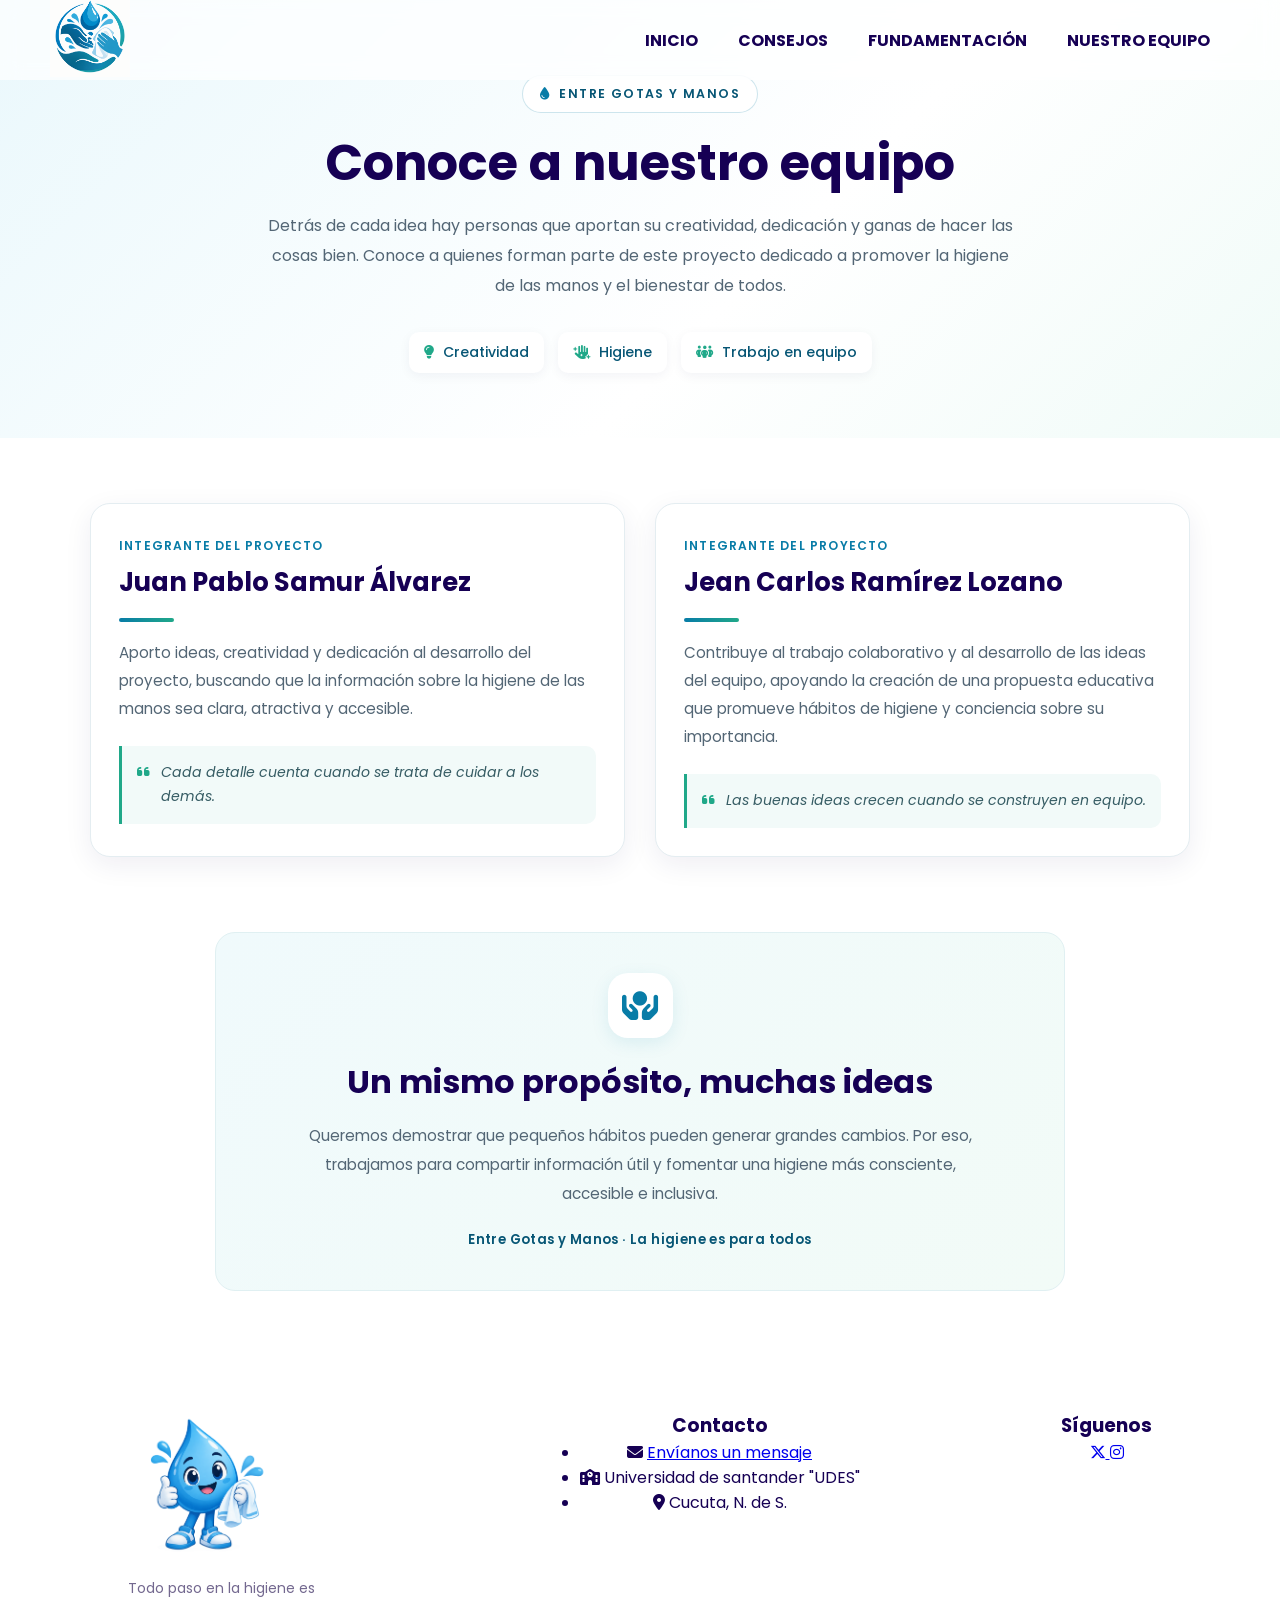
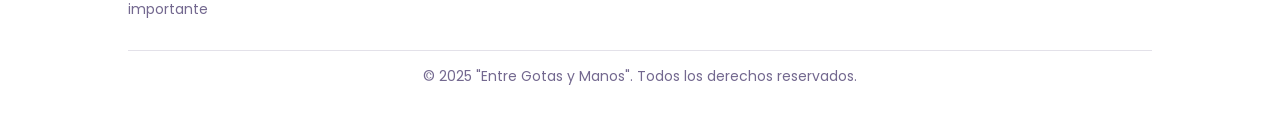
<file: nosotros.html>
<!DOCTYPE html>
<html lang="es">

<head>
    <meta charset="UTF-8">
    <meta name="viewport" content="width=device-width, initial-scale=1.0">

    <link href="https://fonts.googleapis.com/css2?family=Poppins:wght@300;400;500;600;700&display=swap" rel="stylesheet">
    <link rel="stylesheet" href="https://cdnjs.cloudflare.com/ajax/libs/font-awesome/6.5.1/css/all.min.css">
    <link rel="icon" type="image/png" href="../../resources/Mascota gota feliz con toalla.png">
    <link rel="stylesheet" href="../../styles.css">

    <title>Nuestro equipo | Entre Gotas y Manos</title>
</head>

<body>

    <!-- ENCABEZADO ORIGINAL -->
    <header>
        <div class="logo">
            <div class="logo-item">
                <a href="../../index.html" aria-label="Volver al inicio">
                    <img
                        src="../../resources/Emblema de Agua y Manos Limpias.png"
                        alt="Emblema de Entre Gotas y Manos">
                </a>
            </div>
        </div>

        <div class="menu-toggle" id="menu-toggle">☰</div>

        <nav>
            <ul class="nav-links">
                <li><a href="../../index.html">INICIO</a></li>
                <li><a href="Consejos.html">CONSEJOS</a></li>
                <li><a href="fundamentacion.html">FUNDAMENTACIÓN</a></li>
                <li><a href="nosotros.html">NUESTRO EQUIPO</a></li>
            </ul>
        </nav>
    </header>

    <main class="equipo-section">

        <!-- PRESENTACIÓN DEL EQUIPO -->
        <section class="equipo-intro">
            <span class="equipo-etiqueta">
                <i class="fa-solid fa-droplet"></i>
                ENTRE GOTAS Y MANOS
            </span>

            <h1>Conoce a nuestro equipo</h1>

            <p>
                Detrás de cada idea hay personas que aportan su creatividad,
                dedicación y ganas de hacer las cosas bien. Conoce a quienes
                forman parte de este proyecto dedicado a promover la higiene
                de las manos y el bienestar de todos.
            </p>

            <div class="equipo-detalle">
                <span><i class="fa-solid fa-lightbulb"></i> Creatividad</span>
                <span><i class="fa-solid fa-hand-sparkles"></i> Higiene</span>
                <span><i class="fa-solid fa-people-group"></i> Trabajo en equipo</span>
            </div>
        </section>

        <!-- INTEGRANTES -->
        <section class="equipo-integrantes">
            <div class="equipo-grid">

                <!-- JUAN PABLO SAMUR ÁLVAREZ -->
                <article class="equipo-card">
                    <div class="equipo-info">
                        <span class="equipo-subtitulo">Integrante del proyecto</span>

                        <h2>Juan Pablo Samur Álvarez</h2>

                        <div class="equipo-linea"></div>

                        <p>
                            Aporto ideas, creatividad y dedicación al desarrollo
                            del proyecto, buscando que la información sobre la
                            higiene de las manos sea clara, atractiva y accesible.
                        </p>

                        <div class="equipo-frase">
                            <i class="fa-solid fa-quote-left"></i>
                            Cada detalle cuenta cuando se trata de cuidar a los demás.
                        </div>
                    </div>
                </article>

                <!-- JEAN CARLOS RAMÍREZ LOZANO -->
                <article class="equipo-card">
                    <div class="equipo-info">
                        <span class="equipo-subtitulo">Integrante del proyecto</span>

                        <h2>Jean Carlos Ramírez Lozano</h2>

                        <div class="equipo-linea"></div>

                        <p>
                            Contribuye al trabajo colaborativo y al desarrollo
                            de las ideas del equipo, apoyando la creación de una
                            propuesta educativa que promueve hábitos de higiene
                            y conciencia sobre su importancia.
                        </p>

                        <div class="equipo-frase">
                            <i class="fa-solid fa-quote-left"></i>
                            Las buenas ideas crecen cuando se construyen en equipo.
                        </div>
                    </div>
                </article>

            </div>
        </section>

        <!-- MENSAJE FINAL -->
        <section class="equipo-final">
            <div class="equipo-final-icono">
                <i class="fa-solid fa-hands-holding-circle"></i>
            </div>

            <h2>Un mismo propósito, muchas ideas</h2>

            <p>
                Queremos demostrar que pequeños hábitos pueden generar grandes
                cambios. Por eso, trabajamos para compartir información útil
                y fomentar una higiene más consciente, accesible e inclusiva.
            </p>

            <span>Entre Gotas y Manos · La higiene es para todos</span>
        </section>

    </main>

    <!-- PIE DE PÁGINA ORIGINAL -->
    <footer>
        <div class="footer-container">

            <div class="footer-logo">
                <img
                    src="../../resources/Mascota gota feliz con toalla.png"
                    alt="Mascota gotita de Entre Gotas y Manos">

                <p>Todo paso en la higiene es importante</p>
            </div>

            <div class="footer-contact">
                <h3>Contacto</h3>
                <ul>
                    <li>
                        <i class="fas fa-envelope"></i>
                        <a href="https://mail.google.com/mail/?view=cm&fs=1&to=jpablosamur@gmail.com"
                           target="_blank" rel="noopener noreferrer">
                            Envíanos un mensaje
                        </a>
                    </li>
                    <li>
                        <i class="fa-solid fa-school"></i>
                        Universidad de santander "UDES"
                    </li>
                    <li>
                        <i class="fas fa-map-marker-alt"></i>
                        Cucuta, N. de S.
                    </li>
                </ul>
            </div>

            <div class="footer-social">
                <h3>Síguenos</h3>
                <div class="social-icons">
                    <a href="https://x.com/SHAUDAU1"
                       target="_blank" rel="noopener noreferrer"
                       aria-label="X">
                        <i class="fa-brands fa-x-twitter"></i>
                    </a>

                    <a href="https://www.instagram.com/shaudauu/"
                       target="_blank" rel="noopener noreferrer"
                       aria-label="Instagram">
                        <i class="fab fa-instagram"></i>
                    </a>
                </div>
            </div>

        </div>

        <div class="footer-bottom">
            <p>&copy; 2025 "Entre Gotas y Manos". Todos los derechos reservados.</p>
        </div>
    </footer>

    <script src="../../script.js"></script>

</body>
</html>
</file>
<file: styles.css>
* {
  margin: 0;
  padding: 0;
  box-sizing: border-box;
  font-family: "Poppins", "Segoe UI", Arial, sans-serif;

}

html {
  scroll-behavior: smooth;
}

body {
  background: linear-gradient(135deg, #ffffff, #e8f0ff, #d4e4f7, #f6f0ff);
  background-attachment: fixed;
  background-size: cover;
  overflow-x: hidden;
}

header {
  display: flex;
  justify-content: space-between;
  align-items: center;
  height: 80px;
  padding: 0px 50px;
  background: rgba(255, 255, 255, 0.7);
  backdrop-filter: blur(10px);
  position: fixed;
  top: 0;
  width: 100%;
  z-index: 1000;
}

.logo {
  display: flex;
  align-items: center;
  gap: 20px;
}

.logo-item {
  display: flex;
  align-items: center;
  justify-content: center;
}

.logo-item:first-child img {
  height: 50px;
}

.logo-item:last-child img {
  height: 80px;
}

.separator {
  width: 2px;
  height: 50px;
  background-color: #160054;
}

.nav-links {
  list-style: none;
  display: flex;
}

.nav-links li {
  margin: 0 20px;
  position: relative;
}

.nav-links li a {
  color: #160054;
  font-weight: 600;
  text-decoration: none;
  position: relative;
  transition: color 0.3s ease-in-out;
}

.nav-links li a::after {
  content: "";
  position: absolute;
  left: 0;
  bottom: -3px;
  width: 100%;
  height: 2px;
  background: #160054;
  transform: scaleX(0);
  transition: transform 0.3s ease-in-out;
}

.nav-links li a:hover::after {
  transform: scaleX(1);
}

.nav-links li.dropdown>a::before {
  content: "▼";
  display: inline-block;
  font-size: 0.6rem;
  margin-left: 6px;
  color: #160054;
  transition: transform 0.3s ease-in-out;
}

.nav-links .dropdown-menu {
  display: none;
  position: absolute;
  top: calc(100% + 5px);
  left: -150px;
  background: rgba(255, 255, 255, 0.85);
  backdrop-filter: blur(6px);
  border-radius: 12px;
  box-shadow: 0 8px 20px rgba(0, 0, 0, 0.12);
  padding: 20px;
  opacity: 0;
  transform: translateY(10px);
  transition: opacity 0.25s ease, transform 0.25s ease;
  z-index: 1000;
  align-items: flex-start;
  gap: 24px;
}

.dropdown-column {
  display: flex;
  flex-direction: column;
}

.dropdown-column ul {
  list-style: none;
  padding: 0;
  margin: 0;
}

.dropdown-column li a {
  display: block;
  padding: 12px 24px;
  font-size: 1rem;
  color: #160054;
  text-decoration: none;
  transition: background 0.2s ease, color 0.2s ease;
}

.dropdown-column li a:hover {
  background: rgba(22, 0, 84, 0.1);
  color: #2a0080;
}

.dropdown-separator {
  width: 1px;
  background: #ccc;
  margin: 0;
  align-self: stretch;
}

.nav-links li.dropdown.show .dropdown-menu {
  opacity: 1;
  transform: translateY(0);
  display: flex;
}

.nav-links li.dropdown.show>a::before {
  transform: rotate(180deg);
}

.menu-toggle {
  display: none;
  font-size: 2rem;
  cursor: pointer;
  color: #160054;
  position: absolute;
  top: 15px;
  right: 20px;
  z-index: 1001;
}

.no-scroll {
  overflow: hidden;
  height: 100vh;
}

@media (max-width: 768px) {
  header {
    display: flex;
    align-items: center;
    padding: 10px 20px;
    position: relative;
    z-index: 1001;
  }

  .menu-toggle {
    display: block;
    font-size: 2rem;
    cursor: pointer;
    position: absolute;
    right: 20px;
    top: 15px;
    z-index: 1002;
    background-color: #ffffffcc;
    border-radius: 6px;
    padding: 5px 10px;
    box-shadow: 0 0 10px rgba(0, 0, 0, 0.1);
  }

  .nav-links {
    flex-direction: column;
    align-items: center;
    justify-content: center;
    position: fixed;
    top: 0;
    left: 0;
    width: 100vw;
    height: 100vh;
    padding: 80px 20px 20px;
    background-color: rgba(255, 255, 255, 0.95);
    backdrop-filter: blur(8px);
    gap: 30px;
    z-index: 1000;
    overflow-y: auto;
    display: none;
  }

  .nav-links.show {
    display: flex;
  }

  .nav-links li {
    margin: 0;
    width: 100%;
    max-width: 300px;
    text-align: center;
  }

  .nav-links li a {
    display: block;
    padding: 14px;
    font-size: 1.1rem;
    color: #160054;
    background: none;
    border-radius: 0;
    box-shadow: none;
    text-decoration: none;
    transition: color 0.3s ease;
  }

  .nav-links li a:hover {
    color: #6b00b3;
    background: none;
  }

  .nav-links li.dropdown .dropdown-menu {
    position: static;
    background: #ffffffee;
    box-shadow: none;
    transform: none;
    opacity: 1;
    display: none;
    flex-direction: column;
    gap: 10px;
    max-height: 50vh;
    padding: 12px;
    margin-top: 10px;
    border-radius: 10px;
    overflow-y: auto;
  }

  .nav-links li.dropdown.show .dropdown-menu {
    display: flex;
  }

  .dropdown-column {
    width: 100%;
  }

  .dropdown-column ul {
    padding: 0;
    margin: 0;
  }

  .dropdown-column li a {
    padding: 10px;
    margin-bottom: 6px;
    font-size: 0.95rem;
    background-color: #f0f0f0;
    border-radius: 6px;
  }

  .dropdown-column li a:hover {
    background-color: #e4e4e4;
  }

  .dropdown-separator {
    display: none;
  }
}

.hero {
  display: flex;
  align-items: center;
  justify-content: space-between;
  min-height: 100vh;
  background: linear-gradient(135deg, #ffffff, #e8f0ff, #d4e4f7, #f6f0ff);
  padding: 0 5%;
  overflow: hidden;
  flex-wrap: wrap;
  height: auto;
}

.hero-content {
  flex: 1;
  max-width: 550px;
  text-align: left;
}

.hero-title {
  font-size: 7rem;
  margin-bottom: 15px;
  font-weight: bold;
  letter-spacing: 2px;
  background: linear-gradient(90deg, #000000, #6a0dad, #0000ff);
  -webkit-background-clip: text;
  background-clip: text;
  color: transparent;
  text-shadow: 0 2px 4px rgba(0, 0, 0, 0.1);
}

.hero-intro {
  font-size: 1.1rem;
  margin-bottom: 25px;
  color: #444;
}

.social-bar {
  display: flex;
  justify-content: center;
  gap: 20px;
  background: rgba(255, 255, 255, 0.15);
  border-radius: 50px;
  padding: 15px 30px;
  box-shadow: 0 4px 20px rgba(0, 0, 0, 0.1);
  backdrop-filter: blur(10px);
  border: 1px solid rgba(255, 255, 255, 0.1);
  transition: all 0.4s ease;
}

.social-bar:hover {
  transform: translateY(-5px);
  box-shadow: 0 8px 25px rgba(0, 0, 0, 0.15);
}

.social-bar a {
  color: #333;
  font-size: 1.4rem;
  width: 40px;
  height: 40px;
  display: flex;
  align-items: center;
  justify-content: center;
  border-radius: 50%;
  transition: all 0.3s ease;
  background: rgba(255, 255, 255, 0.3);
}

.social-bar a:hover {
  transform: scale(1.2) rotate(10deg);
  color: white;
  box-shadow: 0 4px 10px rgba(0, 0, 0, 0.2);
}

.social-bar a:nth-child(1):hover {
  background: #1877f2;
}

.social-bar a:nth-child(2):hover {
  background: #000000;
}

.social-bar a:nth-child(3):hover {
  background: #e1306c;
}

.social-bar a:nth-child(4):hover {
  background: #ff0000;
}

.hero-image-wrapper {
  flex: 1;
  max-width: 500px;
  display: flex;
  justify-content: flex-end;
  position: relative;
  padding-right: 40px;
}

.hero-image {
  width: 100%;
  max-width: 420px;
  height: auto;
  z-index: 1;
  animation: floatBot 6s ease-in-out infinite;
  transition: transform 0.3s ease;
}

@keyframes floatBot {
  0% {
    transform: translateY(0px) rotate(0deg);
    filter: drop-shadow(0 0 10px rgba(138, 43, 226, 0.4));
  }

  25% {
    transform: translateY(-10px) rotate(-1deg);
    filter: drop-shadow(0 0 15px rgba(138, 43, 226, 0.5));
  }

  50% {
    transform: translateY(-5px) rotate(1deg);
    filter: drop-shadow(0 0 25px rgba(138, 43, 226, 0.7));
  }

  75% {
    transform: translateY(-12px) rotate(-1.5deg);
    filter: drop-shadow(0 0 15px rgba(138, 43, 226, 0.6));
  }

  100% {
    transform: translateY(0px) rotate(0deg);
    filter: drop-shadow(0 0 10px rgba(138, 43, 226, 0.4));
  }
}

.robot-glow {
  position: absolute;
  width: 100%;
  height: 100%;
  border-radius: 50%;
  background: rgba(173, 216, 230, 0.25);
  filter: blur(40px);
  z-index: 0;
  right: 20px;
}

@media (max-width: 768px) {
  .hero {
    flex-direction: column;
    text-align: center;
    padding: 40px 20px;
  }

  .hero-content {
    text-align: center;
    max-width: 100%;
  }

  .hero-title {
    font-size: 2.2rem;
  }

  .hero-image-wrapper {
    justify-content: center;
    padding-right: 0;
    margin-top: 30px;
  }

  .social-bar {
    justify-content: center;
    margin-top: 20px;
  }
}

@media (max-width: 768px) {
  .social-bar {
    gap: 12px;
    padding: 10px 20px;
  }

  .social-bar a {
    font-size: 1.2rem;
    width: 35px;
    height: 35px;
  }
}

.secure-info-section {
  display: flex;
  align-items: center;
  justify-content: space-between;
  padding: 40px 60px;
}

.secure-image {
  max-width: 40%;
  margin-right: 50px;
}

.secure-image img {
  width: 100%;
  height: auto;
  margin-left: 100px;
  border-radius: 30px;
  cursor: pointer;
}

.secure-content {
  max-width: 40%;
}

.secure-content h2 {
  font-size: 30px;
  margin-bottom: 20px;
  margin-top: 39px;
  text-align: center;
}

.secure-content p {
  font-size: 18px;
  line-height: 1.8;
  margin-bottom: 20px;
  display: flex;
  text-align: justify;
}

.secure-btn {
  padding: 12px 25px;
  background: linear-gradient(45deg, #6a11cb, #2575fc);
  color: white;
  font-weight: bold;
  font-size: 16px;
  border-radius: 8px;
  box-shadow: 0px 4px 10px rgba(0, 0, 0, 0.2);
  transition: all 0.3s ease;
  border: none;
  cursor: pointer;
  text-decoration: none;
  display: flex;
  justify-content: center;
  align-items: center;
}

.secure-btn i {
  transition: transform 0.3s ease;
  margin-left: 5px;
}

.secure-btn:hover {
  background: linear-gradient(45deg, #2575fc, #6a11cb);
  box-shadow: 0px 6px 15px rgba(0, 0, 0, 0.3);
  transform: translateY(-3px);
}

.secure-btn:hover i {
  transform: translateX(5px);
}

@media (max-width: 1024px) {
  .secure-info-section {
    flex-direction: column;
    align-items: center;
    padding: 40px 30px;
    text-align: center;
  }

  .secure-image {
    max-width: 100%;
    margin: 0 0 30px 0;
  }

  .secure-content {
    max-width: 100%;
    text-align: center;
  }

  .secure-content h2 {
    font-size: 32px;
  }

  .secure-content p {
    font-size: 16px;
  }
}

.carousel-section {
  padding: 80px 5%;
  background: linear-gradient(135deg, #ffffff, #e8f0ff, #d4e4f7, #f6f0ff);
  text-align: center;
}

.carousel-title {
  font-size: 3rem;
  margin-bottom: 30px;
  font-weight: bold;
}

.carousel {
  position: relative;
  overflow: hidden;
  border-radius: 15px;
  box-shadow: 0 10px 25px rgba(0, 0, 0, 0.1);
  width: 100%;
  aspect-ratio: 16 / 10;
}

.carousel-inner {
  display: flex;
  transition: transform 0.5s ease-in-out;
  width: 100%;
  height: 100%;
}

.carousel-item {
  min-width: 100%;
  height: 100%;
  transition: opacity 0.5s ease;
  display: none;
}

.carousel-item.active {
  display: block;
}

.carousel-item img {
  width: 100%;
  height: 100%;
  object-fit: contain;
  background-color: rgba(255, 255, 255, 0.8);
}

.carousel-indicators {
  position: absolute;
  bottom: 20px;
  left: 50%;
  transform: translateX(-50%);
  display: flex;
  gap: 10px;
}

.dot {
  width: 15px;
  height: 15px;
  background-color: #160054;
  border-radius: 50%;
  cursor: pointer;
  opacity: 0.5;
  transition: opacity 0.3s;
}

.dot.active {
  opacity: 1;
}

.carousel-item:not(.active) {
  opacity: 0;
  pointer-events: none;
}

.section-title {
  text-align: center;
  font-size: 2rem;
  font-weight: bold;
  margin-top: 60px;
  margin-bottom: 40px;
}

.cards-container {
  display: flex;
  justify-content: center;
  gap: 30px;
  padding: 20px;
  flex-wrap: wrap;
}

.card {
  background: white;
  border-radius: 20px;
  padding: 30px 25px;
  width: 300px;
  box-shadow: 0 8px 20px rgba(0, 0, 0, 0.08);
  transition: transform 0.3s ease, box-shadow 0.3s ease;
  cursor: pointer;
}

.card:hover {
  transform: translateY(-10px);
  box-shadow: 0 12px 25px rgba(0, 0, 0, 0.12);
}

.card h3 {
  margin-top: 0;
  font-size: 1.4rem;
  color: #2a2a2a;
  text-align: center;
}

.video-section {
  padding: 80px 20px 50px 20px;
  background: linear-gradient(135deg, #ffffff, #e8f0ff, #d4e4f7, #f6f0ff);
  text-align: center;
}

.video-section-content {
  max-width: 1200px;
  margin: 0 auto;
}

.video-section-title {
  font-size: 2.5rem;
  margin-bottom: 60px;
}

.video-content {
  display: flex;
  align-items: flex-start;
  justify-content: space-between;
  gap: 30px;
}

.video-description {
  max-width: 550px;
  text-align: justify;
  font-size: 18px;
  line-height: 1.7;
  color: #160054;
}

@media (max-width: 900px) {
  .video-content {
    flex-direction: column;
    align-items: center;
    text-align: center;
  }

  .video-description {
    text-align: center;
  }
}

.card p {
  margin: 30px 0;
  color: #555;
  font-size: 0.95rem;
}

.card-buttons {
  display: flex;
  justify-content: center;
}

.card-link {
  background-color: #d4e4f7;
  color: #2a2a2a;
  text-decoration: none;
  padding: 10px 16px;
  border-radius: 12px;
  font-size: 0.9rem;
  font-weight: 500;
  border: 1px solid transparent;
  transition: all 0.3s ease;
  display: inline-block;
}

.card-link:hover {
  background-color: #c1d6ee;
  border-color: #a8c4e5;
  transform: translateY(-2px);
}

@media (max-width: 1024px) {
  .carousel {
    aspect-ratio: 16 / 12;
  }

  .carousel-title {
    font-size: 2.5rem;
  }
}

@media (max-width: 768px) {
  .carousel {
    aspect-ratio: 4 / 3;
  }

  .carousel-title {
    font-size: 2rem;
  }

  .dot {
    width: 12px;
    height: 12px;
  }
}

@media (max-width: 480px) {
  .carousel {
    aspect-ratio: 1 / 1;
  }

  .carousel-title {
    font-size: 1.8rem;
  }

  .dot {
    width: 10px;
    height: 10px;
  }
}

footer {
  background: transparent;
  color: #160054;
  padding: 50px 10%;
  text-align: center;
}

.footer-container {
  display: flex;
  flex-wrap: wrap;
  justify-content: space-between;
  align-items: flex-start;
  gap: 20px;
}

.footer-logo {
  max-width: 250px;
  text-align: left;
}

.footer-logo img {
  width: 150px;
  margin-bottom: 10px;
}

.footer-logo p {
  font-size: 14px;
  color: #73688f;
}

.footer-bottom {
  margin-top: 30px;
  border-top: 1px solid rgba(115, 104, 143, 0.2);
  padding-top: 15px;
  font-size: 14px;
  color: #73688f;
}

.footer-videos {
  min-width: 200px;
  text-align: left;
}

.footer-videos h3 {
  font-size: 1.2rem;
  margin-bottom: 15px;
  color: #160054;
}

.footer-videos-columns {
  display: flex;
  gap: 40px;
}

.footer-videos-columns ul {
  list-style: none;
  padding: 0;
  margin: 0;
}

.footer-videos-columns ul li {
  margin-bottom: 10px;
}

.footer-videos-columns ul li a {
  color: #73688f;
  text-decoration: none;
  transition: color 0.3s;
}

.footer-videos-columns ul li a:hover {
  color: #160054;
}

@media (max-width: 900px) {
  .footer-videos {
    text-align: center;
  }

  .footer-videos-columns {
    flex-direction: column;
    align-items: center;
  }
}

@media (max-width: 900px) {
  .footer-container {
    flex-direction: column;
    text-align: center;
    align-items: center;
  }

  .footer-logo {
    text-align: center;
  }
}

@media (max-width: 480px) {
  .secure-btn {
    font-size: 14px;
    padding: 10px 20px;
  }

  .carousel-title,
  .video-section-title {
    font-size: 1.5rem;
  }

  .hero-title {
    font-size: 1.8rem;
  }

  .hero-intro {
    font-size: 1rem;
  }

  .card h3 {
    font-size: 1.2rem;
  }
}

.cyberlaw-section {
  background: linear-gradient(135deg, #ffffff, #e8f0ff, #d4e4f7, #f6f0ff);
  padding: 60px 20px;
  font-family: "Segoe UI", sans-serif;
}

.cyberlaw-section .container {
  max-width: 1200px;
  margin: auto;
  text-align: center;
}

.cyberlaw-section .title {
  font-size: 2.5rem;
  margin-bottom: 20px;
  color: #1d3557;
  margin-top: 20px;
}

.cyberlaw-section .intro {
  font-size: 1.1rem;
  margin-bottom: 50px;
  color: #333;
  line-height: 1.6;
  max-width: 800px;
  margin-left: auto;
  margin-right: auto;
}

.law-boxes {
  display: flex;
  flex-wrap: wrap;
  gap: 30px;
  justify-content: center;
  align-items: stretch;
}

.law-card {
  background: #fff;
  border-radius: 15px;
  box-shadow: 0 8px 20px rgba(0, 0, 0, 0.1);
  padding: 30px;
  width: 300px;
  display: flex;
  transition: transform 0.3s ease, box-shadow 0.3s ease;
  flex-direction: column;
  justify-content: space-between;
}

.law-card:hover {
  transform: translateY(-5px);
  box-shadow: 0 12px 25px rgba(0, 0, 0, 0.15);
  cursor: pointer;
}

.law-card h3 {
  font-size: 1.4rem;
  color: #0c2d57;
  margin-bottom: 15px;
}

.law-card p {
  font-size: 0.95rem;
  color: #444;
  line-height: 1.5;
  margin-bottom: 20px;
}

.law-card a {
  display: inline-block;
  margin-top: 10px;
  background-color: #2a4469;
  color: #fff;
  padding: 8px 15px;
  border-radius: 8px;
  text-decoration: none;
  font-weight: 500;
  transition: background-color 0.3s ease;
}

.law-card a:hover {
  background-color: #16324f;
}

@media (max-width: 992px) {
  .cyberlaw-section .title {
    font-size: 2.2rem;
  }

  .cyberlaw-section .intro {
    font-size: 1.05rem;
    margin-bottom: 40px;
    padding: 0 10px;
  }

  .law-boxes {
    gap: 25px;
  }

  .law-card {
    width: 280px;
    padding: 25px;
  }

  .law-card h3 {
    font-size: 1.3rem;
  }

  .law-card p {
    font-size: 0.93rem;
  }

  .law-card a {
    padding: 7px 13px;
    font-size: 0.95rem;
  }
}

@media (max-width: 768px) {
  .cyberlaw-section {
    padding: 50px 15px;
  }

  .cyberlaw-section .title {
    font-size: 2rem;
  }

  .law-boxes {
    flex-direction: column;
    align-items: center;
  }

  .law-card {
    width: 90%;
    max-width: 400px;
  }
}

@media (max-width: 480px) {
  .cyberlaw-section .title {
    font-size: 1.8rem;
  }

  .cyberlaw-section .intro {
    font-size: 1rem;
    padding: 0 5px;
  }

  .law-card h3 {
    font-size: 1.15rem;
  }

  .law-card p {
    font-size: 0.9rem;
  }

  .law-card a {
    font-size: 0.9rem;
    padding: 6px 12px;
  }
}

.threats-section {
  background: linear-gradient(135deg, #f6f9fc, #d4e4f7);
  padding: 80px 20px;
  font-family: "Segoe UI", sans-serif;
  position: relative;
}

.threats-section .container {
  max-width: 900px;
  margin: auto;
  text-align: center;
  position: relative;
  z-index: 2;
}

.threats-section .title {
  font-size: 2.8rem;
  margin-bottom: 20px;
  color: #0a2d4d;
  font-weight: bold;
}

.threats-section .intro {
  font-size: 1.15rem;
  margin-bottom: 60px;
  color: #2b2b2b;
  line-height: 1.7;
  max-width: 700px;
  margin-left: auto;
  margin-right: auto;
}

.timeline {
  display: flex;
  flex-direction: column;
  gap: 50px;
  position: relative;
  padding-left: 35px;
}

.timeline::before {
  content: "";
  position: absolute;
  left: 40px;
  top: 0;
  bottom: 0;
  width: 4px;
  background: linear-gradient(to bottom, #2a4469, #0a2d4d);
  border-radius: 4px;
  z-index: 1;
}

.timeline-item {
  display: flex;
  align-items: flex-start;
  gap: 20px;
  position: relative;
  animation: fadeInUp 0.8s ease forwards;
  opacity: 0;
}

.timeline-item:nth-child(1) {
  animation-delay: 0.2s;
}

.timeline-item:nth-child(2) {
  animation-delay: 0.4s;
}

.timeline-item:nth-child(3) {
  animation-delay: 0.6s;
}

.timeline-item .icon {
  font-size: 2rem;
  background-color: #2a4469;
  color: white;
  width: 55px;
  height: 55px;
  border-radius: 50%;
  box-shadow: 0 4px 15px rgba(0, 0, 0, 0.2);
  display: flex;
  align-items: center;
  justify-content: center;
  flex-shrink: 0;
  z-index: 2;
}

.timeline-item .content {
  flex: 1;
  background: white;
  padding: 20px 25px;
  border-radius: 12px;
  box-shadow: 0 6px 18px rgba(0, 0, 0, 0.08);
  position: relative;
  z-index: 2;
  transition: transform 0.3s ease;
  cursor: pointer;
}

.timeline-item .content:hover {
  transform: translateY(-5px);
}

.timeline-item h3 {
  font-size: 1.35rem;
  color: #0c2d57;
  margin-bottom: 10px;
  font-weight: 600;
}

.timeline-item p {
  font-size: 0.98rem;
  color: #444;
  line-height: 1.6;
  text-align: justify;
}

@keyframes fadeInUp {
  from {
    transform: translateY(20px);
    opacity: 0;
  }

  to {
    transform: translateY(0);
    opacity: 1;
  }
}

@media (max-width: 768px) {
  .threats-section {
    padding: 60px 15px;
  }

  .threats-section .title {
    font-size: 2.2rem;
  }

  .threats-section .intro {
    font-size: 1.05rem;
    margin-bottom: 40px;
    padding: 0 10px;
  }

  .timeline {
    padding-left: 20px;
    gap: 40px;
  }

  .timeline::before {
    left: 25px;
  }

  .timeline-item {
    flex-direction: column;
    align-items: flex-start;
    gap: 15px;
  }

  .timeline-item .icon {
    width: 50px;
    height: 50px;
    font-size: 1.6rem;
  }

  .timeline-item .content {
    width: 100%;
    padding: 18px 20px;
  }

  .timeline-item h3 {
    font-size: 1.2rem;
  }

  .timeline-item p {
    font-size: 0.95rem;
  }
}

@media (max-width: 480px) {
  .threats-section {
    padding: 50px 10px;
  }

  .threats-section .title {
    font-size: 1.9rem;
  }

  .threats-section .intro {
    font-size: 1rem;
  }

  .timeline {
    gap: 30px;
    padding-left: 15px;
  }

  .timeline::before {
    left: 20px;
  }

  .timeline-item .icon {
    width: 45px;
    height: 45px;
    font-size: 1.4rem;
  }

  .timeline-item .content {
    padding: 15px 18px;
  }

  .timeline-item h3 {
    font-size: 1.1rem;
  }

  .timeline-item p {
    font-size: 0.9rem;
  }
}

.article-section {
  background: linear-gradient(135deg, #ffffff, #e8f0ff, #d4e4f7, #f6f0ff);
  padding: 80px 20px;
  font-family: "Segoe UI", sans-serif;
}

.article-section .container {
  max-width: 1100px;
  margin: auto;
}

.article-section .title {
  font-size: 2.5rem;
  color: #0c2d57;
  text-align: center;
  margin-bottom: 10px;
}

.article-section .intro {
  text-align: center;
  font-size: 1.05rem;
  color: #333;
  margin: 0 auto 50px auto;
  max-width: 700px;
  line-height: 1.6;
}

.article-block {
  display: flex;
  align-items: flex-start;
  gap: 20px;
  margin-bottom: 40px;
  background: #ffffffdd;
  padding: 25px;
  border-radius: 12px;
  box-shadow: 0 5px 12px rgba(0, 0, 0, 0.08);
}

.article-block.alt {
  background: #f0f4fb;
}

.article-block .icon {
  font-size: 2rem;
  color: #2a4469;
  flex-shrink: 0;
}

.article-block .content h3 {
  font-size: 1.4rem;
  color: #0c2d57;
  margin-bottom: 10px;
}

.article-block .content p {
  font-size: 1rem;
  color: #444;
  line-height: 1.6;
}

@media (max-width: 768px) {
  .article-block {
    flex-direction: column;
    align-items: center;
    text-align: center;
    padding: 20px;
  }

  .article-block .icon {
    margin-bottom: 15px;
    font-size: 1.8rem;
  }

  .article-block .content h3 {
    font-size: 1.2rem;
  }

  .article-block .content p {
    font-size: 0.95rem;
  }

  .article-section .title {
    font-size: 2rem;
  }

  .article-section .intro {
    font-size: 1rem;
    padding: 0 10px;
  }
}

@media (max-width: 480px) {
  .article-section {
    padding: 60px 15px;
  }

  .article-block {
    padding: 18px;
  }

  .article-block .icon {
    font-size: 1.6rem;
  }

  .article-block .content h3 {
    font-size: 1.1rem;
  }

  .article-block .content p {
    font-size: 0.9rem;
  }
}

.classes-section {
  max-width: 1200px;
  margin: 110px auto 0 auto;
}

.section-title {
  text-align: center;
  margin-bottom: 50px;
}

.section-title h2 {
  margin-top: 110px;
  font-size: 2.5rem;
  font-weight: 700;
  background: #160054;
  -webkit-background-clip: text;
  -webkit-text-fill-color: transparent;
  background-clip: text;
  margin-bottom: 10px;
}

.section-title p {
  color: #666;
  font-size: 1.1rem;
  font-weight: 300;
}

.content-layout {
  display: flex;
  gap: 60px;
  align-items: center;
  flex-wrap: wrap;
}

.class-card {
  flex: 0 0 400px;
  background: transparent;
  border-radius: 20px;
  overflow: hidden;
  box-shadow: 0 10px 30px rgba(0, 0, 0, 0.08);
  transition: all 0.3s ease;
  border: 2px solid rgba(0, 0, 0, 0.3);
}

.class-card:hover {
  transform: translateY(-5px);
  box-shadow: 0 20px 40px rgba(0, 0, 0, 0.12);
}

.card-image {
  width: 100%;
  height: 320px;
  display: flex;
  align-items: center;
  justify-content: center;
  position: relative;
  overflow: hidden;
  background: transparent;
  cursor: pointer;
}

.card-image img {
  width: 100%;
  height: 100%;
  object-fit: contain;
  transition: transform 0.3s ease;
}

.class-card:hover .card-image img {
  transform: scale(1.02);
}

.card-content {
  padding: 25px;
  background: rgba(255, 255, 255, 0.9);
  backdrop-filter: blur(10px);
}

.card-title {
  font-size: 1.4rem;
  font-weight: 600;
  color: black;
  margin-bottom: 15px;
}

.decorative-bar {
  width: 60px;
  height: 3px;
  background: linear-gradient(135deg, #667eea, #764ba2);
  border-radius: 2px;
  margin-bottom: 15px;
}

.card-description {
  color: black;
  font-size: 0.95rem;
  line-height: 1.6;
}

.description-content {
  flex: 1;
  min-width: 300px;
}

.description-title {
  font-size: 2rem;
  font-weight: 600;
  color: #160054;
  margin-bottom: 20px;
  line-height: 1.3;
  text-align: center;
}

.description-text {
  color: black;
  font-size: 1.1rem;
  line-height: 1.7;
  margin-bottom: 30px;
  text-align: justify;
}

.social-buttons {
  display: flex;
  gap: 15px;
  flex-wrap: wrap;
  justify-content: center;
}

.social-btn {
  display: flex;
  align-items: center;
  gap: 10px;
  padding: 12px 25px;
  border-radius: 50px;
  text-decoration: none;
  font-weight: 500;
  transition: all 0.3s ease;
  border: 2px solid transparent;
}

.social-btn:hover {
  transform: translateY(-3px);
  box-shadow: 0 10px 25px rgba(0, 0, 0, 0.15);
}

.social-btn.instagram {
  background: black;
  color: white;
  border: 2px solid #333;
}

.social-btn.instagram:hover {
  background: transparent;
  color: black;
}

@media (max-width: 768px) {
  .content-layout {
    flex-direction: column;
    gap: 40px;
  }

  .class-card {
    flex: none;
    width: 100%;
    max-width: 400px;
  }

  .section-title h2 {
    font-size: 2rem;
  }

  .description-title {
    font-size: 1.6rem;
  }

  .social-buttons {
    justify-content: center;
  }
}

.tags {
  display: flex;
  flex-wrap: wrap;
  gap: 10px;
  margin-bottom: 15px;
}

.tag {
  padding: 6px 14px;
  border-radius: 20px;
  font-size: 0.85rem;
  font-weight: 600;
  color: #fff;
  background: #555;
  box-shadow: 0 4px 12px rgba(0,0,0,0.15);
  transition: all 0.25s ease;
  cursor: default;
  letter-spacing: 0.3px;
}

.tag:hover {
  transform: translateY(-3px) scale(1.05);
  box-shadow: 0 8px 20px rgba(0,0,0,0.2);
  opacity: 0.95;
}

.tag-web {
  background: linear-gradient(135deg,#2563eb,#1e40af);
}

.tag-multimedia {
  background: linear-gradient(135deg,#db2777,#be185d);
}

.tag-animacion {
  background: linear-gradient(135deg,#f59e0b,#b45309);
}

.tag-ilustracion {
  background: linear-gradient(135deg,#8b5cf6,#6d28d9);
}

.tag-video {
  background: linear-gradient(135deg,#ef4444,#b91c1c);
}

.tag-redes {
  background: linear-gradient(135deg,#06b6d4,#0891b2);
}

.logo-placeholder {
  width: 118px;
  height: 48px;
  padding: 4px;
  border: 2px dashed rgba(22, 0, 84, 0.38);
  border-radius: 8px;
  background: rgba(255, 255, 255, 0.72);
  color: #51466d;
  text-align: center;
  font-size: 0.62rem;
  font-weight: 600;
  line-height: 1.25;
}

.logo-placeholder span {
  display: flex;
  align-items: center;
  justify-content: center;
  width: 100%;
  height: 100%;
}

.hero-image-placeholder {
  width: min(100%, 420px);
  min-height: 300px;
  display: flex;
  align-items: center;
  justify-content: center;
  position: relative;
  z-index: 1;
  border: 2px dashed rgba(106, 17, 203, 0.42);
  border-radius: 28px;
  background: rgba(255, 255, 255, 0.48);
  color: #55426f;
  font-size: 0.9rem;
  font-weight: 600;
  letter-spacing: 0.04em;
  text-align: center;
  padding: 24px;
}

.footer-logo-placeholder {
  width: 150px;
  height: 92px;
  margin-bottom: 12px;
  border: 2px dashed rgba(115, 104, 143, 0.42);
  border-radius: 10px;
  background: rgba(255, 255, 255, 0.78);
}

.site-name {
  font-size: clamp(2.4rem, 5.1vw, 5rem);
  line-height: 1.12;
  max-width: 720px;
}

.editable-copy {
  border-left: 3px solid #7c3aed;
  border-radius: 5px;
  background: rgba(244, 239, 255, 0.72);
  padding: 8px 12px;
}

.hero-intro.editable-copy {
  line-height: 1.75;
  margin-top: 12px;
}

.secure-content h2.editable-copy {
  padding: 12px 14px;
  text-align: left;
  margin-top: 12px;
}

.secure-content p.editable-copy {
  display: block;
  line-height: 1.8;
}

.homepage-advice-title {
  max-width: 1150px;
  margin: 65px auto 28px;
  padding: 0 24px;
  color: #160054;
  font-size: clamp(1.7rem, 3vw, 2.4rem);
  line-height: 1.25;
}

.homepage-advice-cards {
  display: grid;
  grid-template-columns: repeat(3, minmax(0, 1fr));
  align-items: stretch;
  gap: 24px;
  width: min(1150px, 100%);
  margin: 0 auto 80px;
  padding: 0 24px;
}

.homepage-advice-card {
  display: flex;
  flex-direction: column;
  align-items: stretch;
  min-width: 0;
  padding: 26px;
  border: 1px solid rgba(90, 70, 130, 0.16);
  border-top: 4px solid #6a11cb;
  border-radius: 18px;
  background: rgba(255, 255, 255, 0.9);
  box-shadow: 0 12px 30px rgba(29, 13, 71, 0.09);
  transition: transform 0.25s ease, box-shadow 0.25s ease;
}

.homepage-advice-card:hover {
  transform: translateY(-5px);
  box-shadow: 0 18px 38px rgba(29, 13, 71, 0.15);
}

.homepage-advice-card h3.editable-copy {
  color: #24134f;
  font-size: 1.12rem;
  line-height: 1.45;
  margin: 0 0 16px;
}

.homepage-advice-card p.editable-copy {
  flex: 1;
  color: #4b4658;
  font-size: 0.96rem;
  line-height: 1.75;
  margin: 0 0 20px;
  background: rgba(246, 243, 255, 0.7);
}

.homepage-advice-card .card-buttons {
  margin-top: auto;
}

.homepage-advice-card .card-link {
  display: inline-flex;
  justify-content: center;
  align-items: center;
  min-height: 42px;
  padding: 10px 18px;
  border-radius: 9px;
  background: linear-gradient(45deg, #6a11cb, #2575fc);
  color: #fff;
  text-decoration: none;
  font-weight: 600;
  transition: transform 0.2s ease, box-shadow 0.2s ease;
}

.homepage-advice-card .card-link:hover {
  transform: translateY(-2px);
  box-shadow: 0 7px 16px rgba(106, 17, 203, 0.22);
}

@media (max-width: 900px) {
  .homepage-advice-cards {
    grid-template-columns: repeat(2, minmax(0, 1fr));
  }
}

@media (max-width: 600px) {
  .logo {
    gap: 8px;
  }

  .logo-placeholder {
    width: 82px;
    height: 42px;
    font-size: 0.53rem;
  }

  .separator {
    height: 34px;
  }

  .hero-image-placeholder {
    min-height: 220px;
    margin-top: 24px;
  }

  .homepage-advice-cards {
    grid-template-columns: 1fr;
    padding: 0 18px;
    gap: 18px;
  }

  .homepage-advice-card {
    padding: 22px;
  }

  .footer-logo-placeholder {
    margin-left: auto;
    margin-right: auto;
  }
}

.advice-eyebrow {
  display: inline-block;
  margin: 0 0 16px;
  padding: 7px 13px;
  border-radius: 999px;
  background: rgba(106, 17, 203, 0.09);
  color: #5b21b6;
  font-size: 0.78rem;
  font-weight: 700;
  letter-spacing: 0.09em;
}

.advice-hero .video-section-title {
  max-width: 1000px;
  margin: 0 auto 38px;
  line-height: 1.2;
  color: #160054;
}

.advice-hero-content {
  align-items: center;
}

.advice-hero-content .video-description {
  flex: 1 1 50%;
  max-width: 570px;
}

.advice-image-placeholder {
  box-sizing: border-box;
  display: flex;
  flex-direction: column;
  align-items: center;
  justify-content: center;
  gap: 12px;
  border: 2px dashed rgba(106, 17, 203, 0.42);
  border-radius: 22px;
  background: linear-gradient(145deg, rgba(255,255,255,.92), rgba(239,233,255,.75));
  color: #5b4b79;
  text-align: center;
  padding: 24px;
}

.advice-image-placeholder > i {
  font-size: 2.5rem;
  color: #7c3aed;
}

.advice-image-placeholder span {
  font-size: .85rem;
  font-weight: 700;
  letter-spacing: .04em;
}

.advice-image-placeholder small {
  max-width: 260px;
  font-size: .78rem;
  line-height: 1.5;
  color: #6d6480;
}

.advice-hero-placeholder {
  flex: 0 1 460px;
  width: min(100%, 460px);
  min-height: 285px;
  box-shadow: 0 10px 28px rgba(37, 21, 76, .08);
}

.advice-info-section {
  gap: 36px;
  max-width: 1240px;
  margin: 0 auto;
}

.advice-info-section .advice-secondary-placeholder {
  flex: 0 1 440px;
  width: 100%;
  max-width: 440px;
  min-height: 290px;
  margin: 0;
}

.advice-info-section .secure-content {
  flex: 1 1 50%;
  max-width: 620px;
}

.advice-info-section .secure-content p {
  display: block;
}

.advice-info-section .secure-btn {
  display: inline-flex;
  width: fit-content;
}

.advice-practical-section {
  padding: 12px 0 56px;
  background: linear-gradient(180deg, #fff, #f7f5ff);
}

.advice-practical-section .section-title {
  max-width: 1100px;
  margin: 36px auto 18px;
  padding: 0 22px;
  color: #160054;
  line-height: 1.3;
}

.advice-cards-container {
  align-items: stretch;
  max-width: 1180px;
  margin: 0 auto;
}

.advice-cards-container .advice-card {
  box-sizing: border-box;
  display: flex;
  flex-direction: column;
  border: 1px solid rgba(90, 70, 130, 0.16);
  border-top: 4px solid #6a11cb;
  border-radius: 18px;
  min-height: 220px;
  cursor: default;
}

.advice-cards-container .advice-card h3 {
  color: #24134f;
  font-size: 1.15rem;
  line-height: 1.45;
  text-align: left;
}

.advice-cards-container .advice-card p {
  line-height: 1.75;
  margin: 14px 0 0;
}

.advice-source-section {
  padding: 30px 22px 70px;
  background: #f7f5ff;
}

.advice-source-card {
  display: flex;
  align-items: flex-start;
  gap: 20px;
  max-width: 1100px;
  box-sizing: border-box;
  margin: 0 auto;
  padding: 28px;
  border: 1px solid rgba(90, 70, 130, .15);
  border-radius: 18px;
  background: #fff;
  box-shadow: 0 12px 28px rgba(29, 13, 71, .07);
}

.advice-source-icon {
  display: flex;
  align-items: center;
  justify-content: center;
  flex: 0 0 52px;
  width: 52px;
  height: 52px;
  border-radius: 15px;
  background: #f0e8ff;
  color: #6a11cb;
  font-size: 1.4rem;
}

.advice-source-card h2 {
  margin: 0 0 10px;
  color: #160054;
  font-size: 1.3rem;
}

.advice-source-card p {
  margin: 0 0 14px;
  color: #4b4658;
  line-height: 1.75;
}

.advice-source-card a {
  display: inline-flex;
  align-items: center;
  gap: 8px;
  color: #5b21b6;
  font-weight: 600;
  text-decoration: none;
}

.advice-source-card a:hover {
  text-decoration: none;
}

@media (max-width: 900px) {
  .advice-hero-content {
    flex-direction: column;
    align-items: stretch;
  }

  .advice-hero-content .video-description,
  .advice-hero-placeholder {
    max-width: 100%;
    width: 100%;
  }

  .advice-hero-placeholder {
    flex-basis: auto;
    min-height: 240px;
  }

  .advice-info-section .advice-secondary-placeholder,
  .advice-info-section .secure-content {
    max-width: 100%;
  }
}

@media (max-width: 600px) {
  .advice-image-placeholder {
    min-height: 210px;
    padding: 18px;
  }

  .advice-source-card {
    flex-direction: column;
    padding: 22px;
  }

  .advice-source-card h2 {
    font-size: 1.15rem;
  }
}

/* Espacios reservados para imágenes en páginas creadas con la plantilla de texto */

.tip-image-grid {
  display: grid;
  grid-template-columns: repeat(2, minmax(0, 1fr));
  gap: 24px;
  margin: 28px 0;
}

.image-placeholder {
  box-sizing: border-box;
  min-height: 220px;
  padding: 24px;
  display: flex;
  flex-direction: column;
  align-items: center;
  justify-content: center;
  gap: 14px;
  text-align: center;
  color: #526579;
  background: #f4f7fa;
  border: 2px dashed #aab9c9;
  border-radius: 14px;
}

.image-placeholder i {
  font-size: 36px;
  color: #67839c;
}

.image-placeholder span {
  max-width: 280px;
  font-size: 14px;
  line-height: 1.6;
}

@media (max-width: 650px) {
  .tip-image-grid {
    grid-template-columns: 1fr;
    gap: 16px;
  }

  .image-placeholder {
    min-height: 180px;
  }
}

.mascota-container {
  display: flex;
  justify-content: center;
  align-items: center;
}

.mascota-animada {
  width: 700px;
  max-width: 100%;
  height: auto;
  object-fit: contain;
}

body.consejos-page {
  margin: 0;
  background: #f5fbfd;
  color: #263746;
  font-family: 'Poppins', sans-serif;
  line-height: 1.6;
}

.consejos-page a {
  text-decoration: none;
}

/* Encabezado */

.consejos-header {
  background: #ffffff;
  box-shadow: 0 3px 18px rgba(7, 86, 117, 0.08);
  position: relative;
  z-index: 10;
}

.consejos-nav {
  width: min(1150px, 92%);
  margin: 0 auto;
  min-height: 80px;
  display: flex;
  align-items: center;
  justify-content: space-between;
  gap: 24px;
}

.consejos-logo {
  display: flex;
  align-items: center;
  gap: 12px;
  color: #075675;
  font-size: 1.05rem;
  font-weight: 700;
}

.consejos-logo img {
  width: 48px;
  height: 48px;
  object-fit: contain;
}

.consejos-links {
  display: flex;
  align-items: center;
  gap: 26px;
}

.consejos-links a {
  color: #263746;
  font-size: 0.93rem;
  font-weight: 500;
  transition: color 0.25s ease;
}

.consejos-links a:hover,
.consejos-links a.activo {
  color: #087ca7;
}

/* Portada */

.consejos-hero {
  position: relative;
  overflow: hidden;
  display: flex;
  align-items: center;
  justify-content: space-between;
  gap: 40px;
  padding: 75px max(6%, calc((100% - 1150px) / 2));
  background: linear-gradient(135deg, #eaf8fc 0%, #d9f2f8 100%);
}

.consejos-hero-contenido {
  max-width: 720px;
  position: relative;
  z-index: 1;
}

.consejos-etiqueta {
  display: inline-flex;
  align-items: center;
  gap: 9px;
  margin-bottom: 20px;
  padding: 8px 15px;
  border-radius: 30px;
  background: #ffffff;
  color: #087ca7;
  font-size: 0.85rem;
  font-weight: 600;
}

.consejos-hero h1 {
  margin: 0 0 20px;
  color: #075675;
  font-size: clamp(2rem, 4vw, 3.4rem);
  line-height: 1.2;
}

.consejos-hero p {
  max-width: 650px;
  color: #526977;
  font-size: 1.05rem;
}

.consejos-hero-icono {
  display: flex;
  align-items: center;
  justify-content: center;
  flex-shrink: 0;
  width: 170px;
  height: 170px;
  border-radius: 50%;
  background: rgba(255, 255, 255, 0.75);
  color: #20a889;
  font-size: 5rem;
}

/* Contenido principal */

.consejos-contenedor {
  width: min(1100px, 90%);
  margin: 0 auto;
  padding: 65px 0;
}

.consejos-intro {
  max-width: 800px;
  margin: 0 auto 45px;
  text-align: center;
}

.consejos-intro h2 {
  margin: 0 0 16px;
  color: #075675;
  font-size: clamp(1.7rem, 3vw, 2.3rem);
}

.consejos-intro > p {
  color: #647482;
  font-size: 1rem;
}

.consejos-nota {
  display: flex;
  align-items: flex-start;
  gap: 14px;
  margin-top: 25px;
  padding: 18px 22px;
  border-left: 4px solid #20a889;
  border-radius: 10px;
  background: #eaf8fc;
  text-align: left;
}

.consejos-nota > i {
  margin-top: 4px;
  color: #087ca7;
  font-size: 1.2rem;
}

.consejos-nota p {
  margin: 0;
  color: #365665;
}

/* Tarjetas de consejos */

.consejos-grid {
  display: grid;
  grid-template-columns: repeat(3, minmax(0, 1fr));
  gap: 25px;
}

.consejo-card {
  position: relative;
  display: flex;
  flex-direction: column;
  align-items: flex-start;
  padding: 30px 25px 60px;
  overflow: hidden;
  border: 1px solid #dcecf1;
  border-radius: 18px;
  background: #ffffff;
  box-shadow: 0 8px 25px rgba(7, 86, 117, 0.06);
  transition: transform 0.25s ease, box-shadow 0.25s ease;
}

.consejo-card:hover {
  transform: translateY(-6px);
  box-shadow: 0 15px 32px rgba(7, 86, 117, 0.12);
}

.consejo-numero {
  position: absolute;
  top: 15px;
  right: 18px;
  color: #dcecf1;
  font-size: 2.2rem;
  font-weight: 700;
}

.consejo-icono {
  display: flex;
  align-items: center;
  justify-content: center;
  width: 65px;
  height: 65px;
  margin-bottom: 23px;
  border-radius: 17px;
  background: #eaf8fc;
  color: #087ca7;
  font-size: 1.8rem;
}

.consejo-titulo {
  margin: 0 0 15px;
  color: #075675;
  font-size: 1.2rem;
  line-height: 1.4;
}

.consejo-contenido p {
  margin: 0;
  color: #647482;
  font-size: 0.94rem;
}

.consejo-destacado {
  display: flex;
  align-items: flex-start;
  gap: 10px;
  margin-top: 20px;
  padding: 13px;
  border-radius: 10px;
  background: #f0faf6;
  color: #237e69;
  font-size: 0.85rem;
  font-weight: 500;
}

.consejo-destacado i {
  margin-top: 3px;
}

.consejo-flecha {
  position: absolute;
  right: 22px;
  bottom: 20px;
  display: flex;
  align-items: center;
  justify-content: center;
  width: 32px;
  height: 32px;
  border-radius: 50%;
  background: #eaf8fc;
  color: #087ca7;
}

/* Mensaje final */

.consejos-final {
  margin-top: 55px;
  padding: 40px 25px;
  border-radius: 20px;
  background: linear-gradient(135deg, #075675, #087ca7);
  color: #ffffff;
  text-align: center;
}

.consejos-final > i {
  margin-bottom: 15px;
  color: #a6f0dc;
  font-size: 2.8rem;
}

.consejos-final h2 {
  margin: 0 0 12px;
  font-size: clamp(1.5rem, 3vw, 2rem);
}

.consejos-final p {
  max-width: 700px;
  margin: 0 auto;
  color: #eaf8fc;
}

/* Fuentes de consulta */

.consejos-fuentes {
  margin-top: 40px;
  padding: 25px;
  border: 1px solid #dcecf1;
  border-radius: 14px;
  background: #ffffff;
}

.consejos-fuentes h2 {
  margin: 0 0 15px;
  color: #075675;
  font-size: 1.2rem;
}

.consejos-fuentes p {
  margin: 10px 0;
  color: #647482;
  font-size: 0.9rem;
}

/* Pie de página */

.consejos-footer {
  padding: 25px 5%;
  background: #063e54;
  color: #eaf8fc;
  text-align: center;
}

.consejos-footer p {
  margin: 0;
  font-size: 0.9rem;
}

/* Adaptación para tabletas */

@media (max-width: 900px) {
  .consejos-grid {
    grid-template-columns: repeat(2, minmax(0, 1fr));
  }

  .consejos-hero-icono {
    width: 130px;
    height: 130px;
    font-size: 4rem;
  }
}

/* Adaptación para móviles */

@media (max-width: 760px) {
  .consejos-nav {
    flex-direction: column;
    justify-content: center;
    padding: 18px 0;
    gap: 15px;
  }

  .consejos-links {
    justify-content: center;
    flex-wrap: wrap;
    gap: 12px 20px;
  }

  .consejos-hero {
    flex-direction: column;
    align-items: flex-start;
    padding: 50px 6%;
    gap: 25px;
  }

  .consejos-hero-icono {
    align-self: center;
    width: 105px;
    height: 105px;
    font-size: 3.2rem;
  }

  .consejos-contenedor {
    padding: 45px 0;
  }

  .consejos-grid {
    grid-template-columns: 1fr;
  }

  .consejo-card {
    padding: 25px 22px 60px;
  }
}

/* Respetar la configuración de movimiento reducido */

@media (prefers-reduced-motion: reduce) {
  .consejo-card,
  .consejos-links a {
    transition: none;
  }

  .consejo-card:hover {
    transform: none;
  }
}
/* CONSEJOS: mismo estilo que los demás enlaces del encabezado */
.nav-links li.dropdown > a {
  color: #160054 !important;
  text-decoration: none !important;
}

.nav-links li.dropdown > a::after {
  content: none !important;
  display: none !important;
}

.nav-links li.dropdown > a:hover {
  color: #160054 !important;
}
/* MISMO ESTILO PARA TODOS LOS ENLACES DEL MENÚ */
.nav-links li a {
  font-family: "Poppins", "Segoe UI", Arial, sans-serif;
  font-size: 1rem;
  font-weight: 700;
  color: #160054;
  text-decoration: none;
}

/* =========================================
   NUESTRO EQUIPO
   Estilos exclusivos de nosotros.html
   ========================================= */

.equipo-section {
    --equipo-azul: #087ca7;
    --equipo-azul-oscuro: #075675;
    --equipo-morado: #160054;
    --equipo-celeste: #eaf8fc;
    --equipo-verde: #20a889;

    width: 100%;
    overflow: hidden;
    color: #263746;
}

/* PRESENTACIÓN */

.equipo-section .equipo-intro {
    position: relative;
    padding: 75px 24px 65px;
    text-align: center;
    background: linear-gradient(135deg, #eaf8fc 0%, #ffffff 60%, #f0fbf8 100%);
}

.equipo-section .equipo-etiqueta {
    display: inline-flex;
    align-items: center;
    gap: 9px;
    margin-bottom: 20px;
    padding: 9px 17px;
    border: 1px solid rgba(8, 124, 167, 0.2);
    border-radius: 30px;
    background: #ffffff;
    color: var(--equipo-azul-oscuro);
    font-size: 0.78rem;
    font-weight: 600;
    letter-spacing: 1.4px;
}

.equipo-section .equipo-etiqueta i {
    color: var(--equipo-azul);
}

.equipo-section .equipo-intro h1 {
    margin: 0 0 18px;
    color: var(--equipo-morado);
    font-size: clamp(2rem, 4vw, 3.1rem);
    font-weight: 700;
    line-height: 1.2;
}

.equipo-section .equipo-intro > p {
    max-width: 760px;
    margin: 0 auto;
    color: #536675;
    font-size: 1rem;
    line-height: 1.9;
}

.equipo-section .equipo-detalle {
    display: flex;
    justify-content: center;
    align-items: center;
    flex-wrap: wrap;
    gap: 14px;
    margin-top: 30px;
}

.equipo-section .equipo-detalle span {
    display: inline-flex;
    align-items: center;
    gap: 8px;
    padding: 10px 15px;
    border-radius: 10px;
    background: #ffffff;
    color: var(--equipo-azul-oscuro);
    font-size: 0.88rem;
    font-weight: 500;
    box-shadow: 0 3px 12px rgba(22, 0, 84, 0.05);
}

.equipo-section .equipo-detalle i {
    color: var(--equipo-verde);
}

/* TARJETAS DE LOS INTEGRANTES */

.equipo-section .equipo-integrantes {
    padding: 65px 24px 75px;
    background: #ffffff;
}

.equipo-section .equipo-grid {
    display: grid;
    grid-template-columns: repeat(2, minmax(0, 1fr));
    gap: 30px;
    width: 100%;
    max-width: 1100px;
    margin: 0 auto;
}

.equipo-section .equipo-card {
    overflow: hidden;
    border: 1px solid #e4edf1;
    border-radius: 20px;
    background: #ffffff;
    box-shadow: 0 8px 28px rgba(22, 0, 84, 0.07);
    transition: transform 0.3s ease, box-shadow 0.3s ease;
}

.equipo-section .equipo-card:hover {
    transform: translateY(-5px);
    box-shadow: 0 14px 35px rgba(22, 0, 84, 0.12);
}

/* ESPACIO PARA LAS FOTOGRAFÍAS */

.equipo-section .equipo-foto {
    position: relative;
    display: flex;
    align-items: center;
    justify-content: center;
    height: 280px;
    overflow: hidden;
    background: linear-gradient(135deg, #eaf8fc, #d9f1f5 55%, #e7f8f1);
}

.equipo-section .equipo-foto::before,
.equipo-section .equipo-foto::after {
    position: absolute;
    content: "";
    border: 1px solid rgba(8, 124, 167, 0.13);
    border-radius: 50%;
    pointer-events: none;
}

.equipo-section .equipo-foto::before {
    width: 220px;
    height: 220px;
}

.equipo-section .equipo-foto::after {
    width: 290px;
    height: 290px;
}

.equipo-section .equipo-foto > img {
    position: relative;
    z-index: 1;
    width: 100%;
    height: 100%;
    object-fit: cover;
    object-position: center;
}

/* INDICACIÓN TEMPORAL: AQUÍ VA LA FOTO */

.equipo-section .equipo-foto-placeholder {
    position: relative;
    z-index: 1;
    display: flex;
    flex-direction: column;
    align-items: center;
    gap: 12px;
    color: var(--equipo-azul-oscuro);
    text-align: center;
}

.equipo-section .equipo-foto-placeholder i {
    display: flex;
    align-items: center;
    justify-content: center;
    width: 78px;
    height: 78px;
    border: 1px dashed rgba(8, 124, 167, 0.5);
    border-radius: 50%;
    background: rgba(255, 255, 255, 0.75);
    font-size: 2rem;
}

.equipo-section .equipo-foto-placeholder span {
    font-size: 0.9rem;
    font-weight: 600;
}

.equipo-section .equipo-numero {
    position: absolute;
    z-index: 2;
    right: 18px;
    bottom: 15px;
    color: rgba(22, 0, 84, 0.35);
    font-size: 2.2rem;
    font-weight: 700;
}

/* INFORMACIÓN DE CADA PERSONA */

.equipo-section .equipo-info {
    padding: 28px;
}

.equipo-section .equipo-subtitulo {
    display: inline-block;
    margin-bottom: 10px;
    color: var(--equipo-azul);
    font-size: 0.76rem;
    font-weight: 600;
    letter-spacing: 1.2px;
    text-transform: uppercase;
}

.equipo-section .equipo-info h2 {
    margin: 0;
    color: var(--equipo-morado);
    font-size: clamp(1.25rem, 2vw, 1.65rem);
    font-weight: 700;
    line-height: 1.4;
}

.equipo-section .equipo-linea {
    width: 55px;
    height: 4px;
    margin: 17px 0;
    border-radius: 5px;
    background: linear-gradient(90deg, var(--equipo-azul), var(--equipo-verde));
}

.equipo-section .equipo-info > p {
    margin: 0;
    color: #536675;
    font-size: 0.95rem;
    line-height: 1.85;
}

.equipo-section .equipo-frase {
    display: flex;
    align-items: flex-start;
    gap: 11px;
    margin-top: 23px;
    padding: 15px;
    border-left: 3px solid var(--equipo-verde);
    border-radius: 0 10px 10px 0;
    background: #f2faf9;
    color: #365c64;
    font-size: 0.88rem;
    font-style: italic;
    line-height: 1.7;
}

.equipo-section .equipo-frase i {
    flex-shrink: 0;
    margin-top: 4px;
    color: var(--equipo-verde);
}

/* MENSAJE FINAL */

.equipo-section .equipo-final {
    max-width: 850px;
    margin: 0 auto 70px;
    padding: 40px 30px;
    border: 1px solid #e0f0f2;
    border-radius: 20px;
    background: linear-gradient(135deg, #f0fafc, #f2fbf7);
    text-align: center;
}

.equipo-section .equipo-final-icono {
    display: flex;
    align-items: center;
    justify-content: center;
    width: 65px;
    height: 65px;
    margin: 0 auto 20px;
    border-radius: 20px;
    background: #ffffff;
    color: var(--equipo-azul);
    font-size: 1.8rem;
    box-shadow: 0 5px 18px rgba(8, 124, 167, 0.1);
}

.equipo-section .equipo-final h2 {
    margin: 0 0 15px;
    color: var(--equipo-morado);
    font-size: clamp(1.4rem, 3vw, 2rem);
    font-weight: 700;
}

.equipo-section .equipo-final > p {
    max-width: 680px;
    margin: 0 auto;
    color: #536675;
    font-size: 0.96rem;
    line-height: 1.9;
}

.equipo-section .equipo-final > span {
    display: block;
    margin-top: 22px;
    color: var(--equipo-azul-oscuro);
    font-size: 0.82rem;
    font-weight: 600;
    letter-spacing: 0.4px;
}

/* ADAPTACIÓN A MÓVILES */

@media (max-width: 800px) {
    .equipo-section .equipo-grid {
        grid-template-columns: 1fr;
        max-width: 540px;
    }

    .equipo-section .equipo-intro {
        padding: 55px 20px 45px;
    }

    .equipo-section .equipo-integrantes {
        padding: 40px 20px 55px;
    }

    .equipo-section .equipo-foto {
        height: 300px;
    }

    .equipo-section .equipo-final {
        margin: 0 20px 45px;
        padding: 32px 22px;
    }
}

@media (max-width: 480px) {
    .equipo-section .equipo-detalle {
        gap: 9px;
    }

    .equipo-section .equipo-detalle span {
        font-size: 0.8rem;
    }

    .equipo-section .equipo-info {
        padding: 23px;
    }

    .equipo-section .equipo-foto {
        height: 250px;
    }
}
</file>
